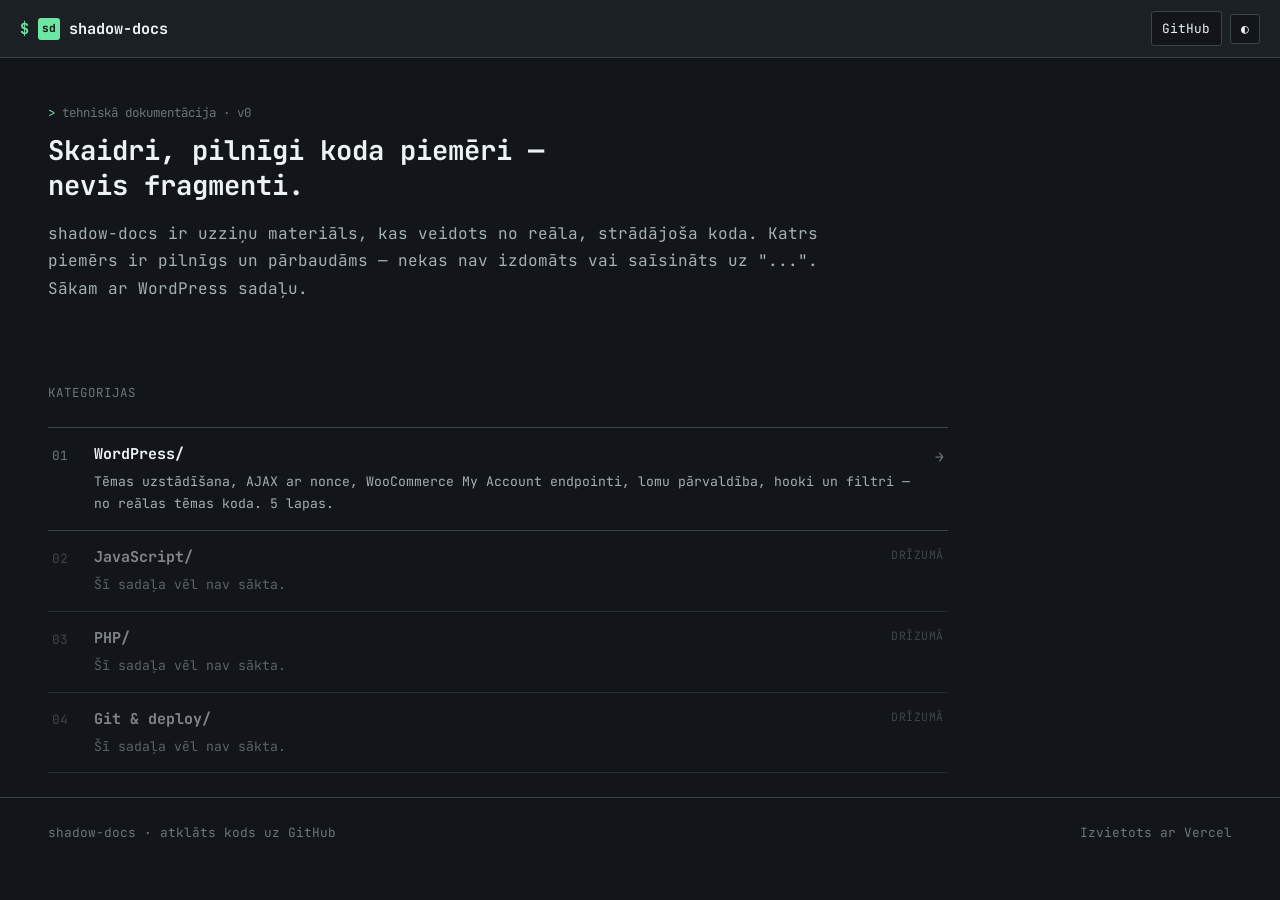
<file: index.html>
<!DOCTYPE html>
<html lang="lv">
<head>
<meta charset="UTF-8">
<meta name="viewport" content="width=device-width, initial-scale=1.0">
<title>shadow-docs — tehniskā dokumentācija</title>
<meta name="description" content="shadow-docs: praktiska tehniskā dokumentācija — WordPress, JavaScript, PHP un vairāk, ar pilnīgiem, palaižamiem koda piemēriem.">
<link rel="preconnect" href="https://fonts.googleapis.com">
<link rel="preconnect" href="https://fonts.gstatic.com" crossorigin>
<link href="https://fonts.googleapis.com/css2?family=JetBrains+Mono:wght@400;500;700&display=swap" rel="stylesheet">
<link rel="stylesheet" href="/css/style.css?v=4">
</head>
<body>

<header class="topbar">
  <div class="brand">
    <span class="brand-mark">sd</span>
    shadow-docs
  </div>
  <div class="topbar-actions">
    <a class="gh-link" href="https://github.com/LaikamSamanta/shadow-docs" target="_blank" rel="noopener">GitHub</a>
    <button class="theme-toggle" data-theme-toggle title="Pārslēgt gaišo/tumšo režīmu">◐</button>
  </div>
</header>

<section class="hero">
  <div class="hero-kicker">tehniskā dokumentācija · v0</div>
  <h1>Skaidri, pilnīgi koda piemēri — nevis fragmenti.</h1>
  <p class="lede">shadow-docs ir uzziņu materiāls, kas veidots no reāla, strādājoša koda. Katrs piemērs ir pilnīgs un pārbaudāms — nekas nav izdomāts vai saīsināts uz "...". Sākam ar WordPress sadaļu.</p>
</section>

<div class="section-title">Kategorijas</div>
<div class="dir-list" style="margin-left:3rem; margin-right:3rem; width:calc(100% - 6rem);">

  <a class="dir-row" href="/pages/wordpress/">
    <span class="dir-index">01</span>
    <span class="dir-body">
      <span class="dir-title">WordPress/</span>
      <span class="dir-desc">Tēmas uzstādīšana, AJAX ar nonce, WooCommerce My Account endpointi, lomu pārvaldība, hooki un filtri — no reālas tēmas koda. 5 lapas.</span>
    </span>
    <span class="dir-arrow">→</span>
  </a>

  <div class="dir-row is-disabled">
    <span class="dir-index">02</span>
    <span class="dir-body">
      <span class="dir-title">JavaScript/</span>
      <span class="dir-desc">Šī sadaļa vēl nav sākta.</span>
    </span>
    <span class="dir-soon">drīzumā</span>
  </div>

  <div class="dir-row is-disabled">
    <span class="dir-index">03</span>
    <span class="dir-body">
      <span class="dir-title">PHP/</span>
      <span class="dir-desc">Šī sadaļa vēl nav sākta.</span>
    </span>
    <span class="dir-soon">drīzumā</span>
  </div>

  <div class="dir-row is-disabled">
    <span class="dir-index">04</span>
    <span class="dir-body">
      <span class="dir-title">Git &amp; deploy/</span>
      <span class="dir-desc">Šī sadaļa vēl nav sākta.</span>
    </span>
    <span class="dir-soon">drīzumā</span>
  </div>

</div>

<footer class="site-footer">
  <span>shadow-docs · atklāts kods uz <a href="https://github.com/LaikamSamanta/shadow-docs" target="_blank" rel="noopener">GitHub</a></span>
  <span>Izvietots ar Vercel</span>
</footer>

<script src="/js/main.js?v=4"></script>
</body>
</html>
</file>
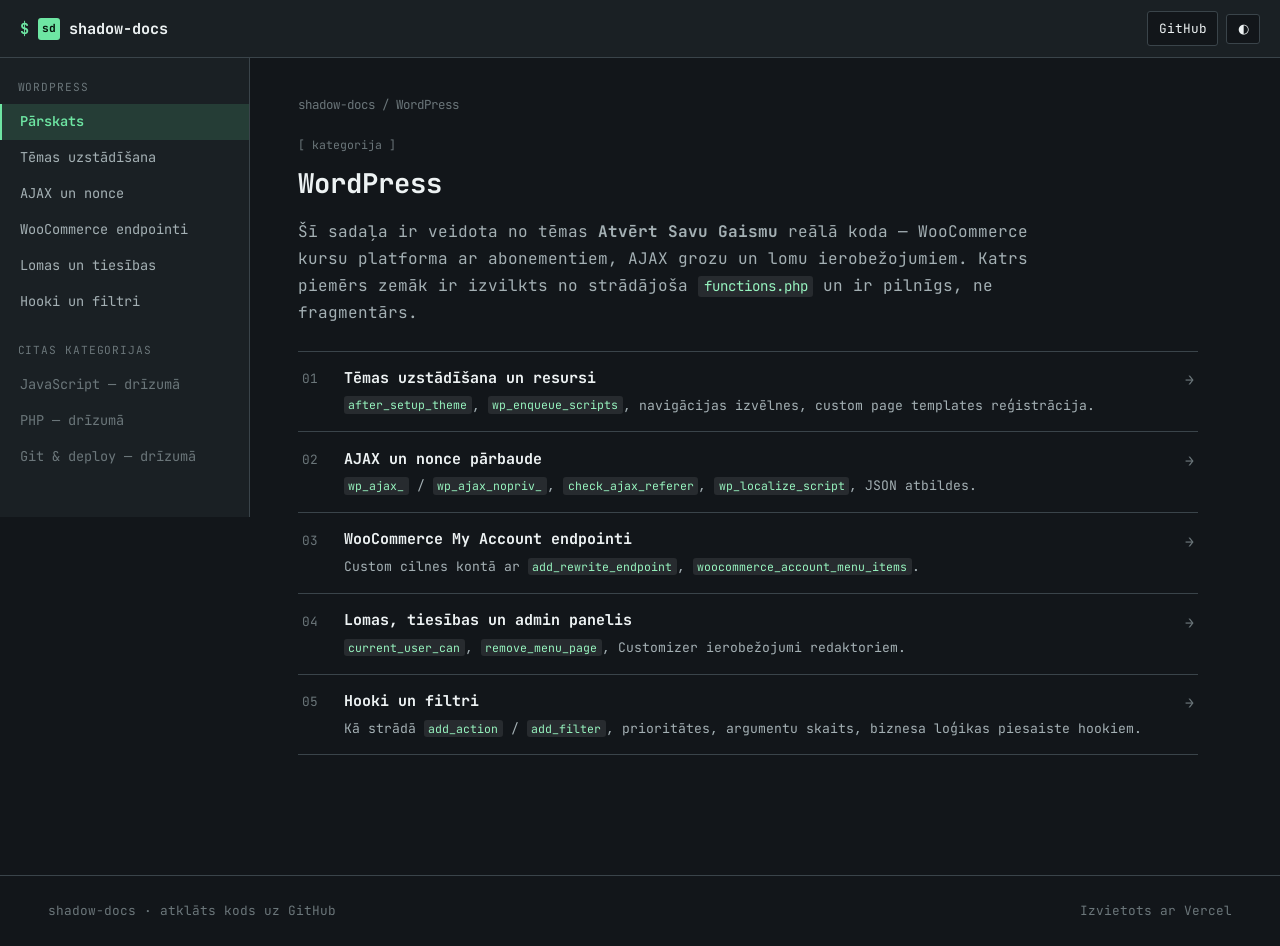
<file: pages/wordpress/index.html>
<!DOCTYPE html>
<html lang="lv">
<head>
<meta charset="UTF-8">
<meta name="viewport" content="width=device-width, initial-scale=1.0">
<title>WordPress — shadow-docs</title>
<meta name="description" content="WordPress tēmas uzstādīšana, AJAX, WooCommerce endpointi, lomas un hooki — pilnīgi koda piemēri no reālas tēmas.">
<link rel="preconnect" href="https://fonts.googleapis.com">
<link rel="preconnect" href="https://fonts.gstatic.com" crossorigin>
<link href="https://fonts.googleapis.com/css2?family=JetBrains+Mono:wght@400;500;700&display=swap" rel="stylesheet">
<link rel="stylesheet" href="/css/style.css?v=4">
</head>
<body>

<header class="topbar">
  <div class="brand">
    <button class="sidebar-toggle" data-sidebar-toggle aria-label="Izvēlne">☰</button>
    <a href="/" style="display:flex; align-items:center; gap:0.55rem;">
      <span class="brand-mark">sd</span>
      shadow-docs
    </a>
  </div>
  <div class="topbar-actions">
    <a class="gh-link" href="https://github.com/LaikamSamanta/shadow-docs" target="_blank" rel="noopener">GitHub</a>
    <button class="theme-toggle" data-theme-toggle title="Pārslēgt gaišo/tumšo režīmu">◐</button>
  </div>
</header>

<div class="layout">
  <aside class="sidebar">
    <div class="sidebar-group">
      <div class="sidebar-title">WordPress</div>
      <a class="sidebar-link active" href="/pages/wordpress/">Pārskats</a>
      <a class="sidebar-link" href="/pages/wordpress/tema-uzstadisana.html">Tēmas uzstādīšana</a>
      <a class="sidebar-link" href="/pages/wordpress/ajax-un-nonce.html">AJAX un nonce</a>
      <a class="sidebar-link" href="/pages/wordpress/woocommerce-endpoints.html">WooCommerce endpointi</a>
      <a class="sidebar-link" href="/pages/wordpress/lomas-un-tiesibas.html">Lomas un tiesības</a>
      <a class="sidebar-link" href="/pages/wordpress/hooks-un-filtri.html">Hooki un filtri</a>
    </div>
    <div class="sidebar-group">
      <div class="sidebar-title">Citas kategorijas</div>
      <span class="sidebar-link disabled">JavaScript — drīzumā</span>
      <span class="sidebar-link disabled">PHP — drīzumā</span>
      <span class="sidebar-link disabled">Git &amp; deploy — drīzumā</span>
    </div>
  </aside>

  <main class="content">
    <div class="crumbs"><a href="/">shadow-docs</a> / WordPress</div>
    <span class="tag">kategorija</span>
    <h1>WordPress</h1>
    <p class="lede">Šī sadaļa ir veidota no tēmas <strong>Atvērt Savu Gaismu</strong> reālā koda — WooCommerce kursu platforma ar abonementiem, AJAX grozu un lomu ierobežojumiem. Katrs piemērs zemāk ir izvilkts no strādājoša <code>functions.php</code> un ir pilnīgs, ne fragmentārs.</p>

    <div class="dir-list">
      <a class="dir-row" href="/pages/wordpress/tema-uzstadisana.html">
        <span class="dir-index">01</span>
        <span class="dir-body">
          <span class="dir-title">Tēmas uzstādīšana un resursi</span>
          <span class="dir-desc"><code>after_setup_theme</code>, <code>wp_enqueue_scripts</code>, navigācijas izvēlnes, custom page templates reģistrācija.</span>
        </span>
        <span class="dir-arrow">→</span>
      </a>
      <a class="dir-row" href="/pages/wordpress/ajax-un-nonce.html">
        <span class="dir-index">02</span>
        <span class="dir-body">
          <span class="dir-title">AJAX un nonce pārbaude</span>
          <span class="dir-desc"><code>wp_ajax_</code> / <code>wp_ajax_nopriv_</code>, <code>check_ajax_referer</code>, <code>wp_localize_script</code>, JSON atbildes.</span>
        </span>
        <span class="dir-arrow">→</span>
      </a>
      <a class="dir-row" href="/pages/wordpress/woocommerce-endpoints.html">
        <span class="dir-index">03</span>
        <span class="dir-body">
          <span class="dir-title">WooCommerce My Account endpointi</span>
          <span class="dir-desc">Custom cilnes kontā ar <code>add_rewrite_endpoint</code>, <code>woocommerce_account_menu_items</code>.</span>
        </span>
        <span class="dir-arrow">→</span>
      </a>
      <a class="dir-row" href="/pages/wordpress/lomas-un-tiesibas.html">
        <span class="dir-index">04</span>
        <span class="dir-body">
          <span class="dir-title">Lomas, tiesības un admin panelis</span>
          <span class="dir-desc"><code>current_user_can</code>, <code>remove_menu_page</code>, Customizer ierobežojumi redaktoriem.</span>
        </span>
        <span class="dir-arrow">→</span>
      </a>
      <a class="dir-row" href="/pages/wordpress/hooks-un-filtri.html">
        <span class="dir-index">05</span>
        <span class="dir-body">
          <span class="dir-title">Hooki un filtri</span>
          <span class="dir-desc">Kā strādā <code>add_action</code> / <code>add_filter</code>, prioritātes, argumentu skaits, biznesa loģikas piesaiste hookiem.</span>
        </span>
        <span class="dir-arrow">→</span>
      </a>
    </div>
  </main>
</div>

<footer class="site-footer">
  <span>shadow-docs · atklāts kods uz <a href="https://github.com/LaikamSamanta/shadow-docs" target="_blank" rel="noopener">GitHub</a></span>
  <span>Izvietots ar Vercel</span>
</footer>

<script src="/js/main.js?v=4"></script>
</body>
</html>
</file>
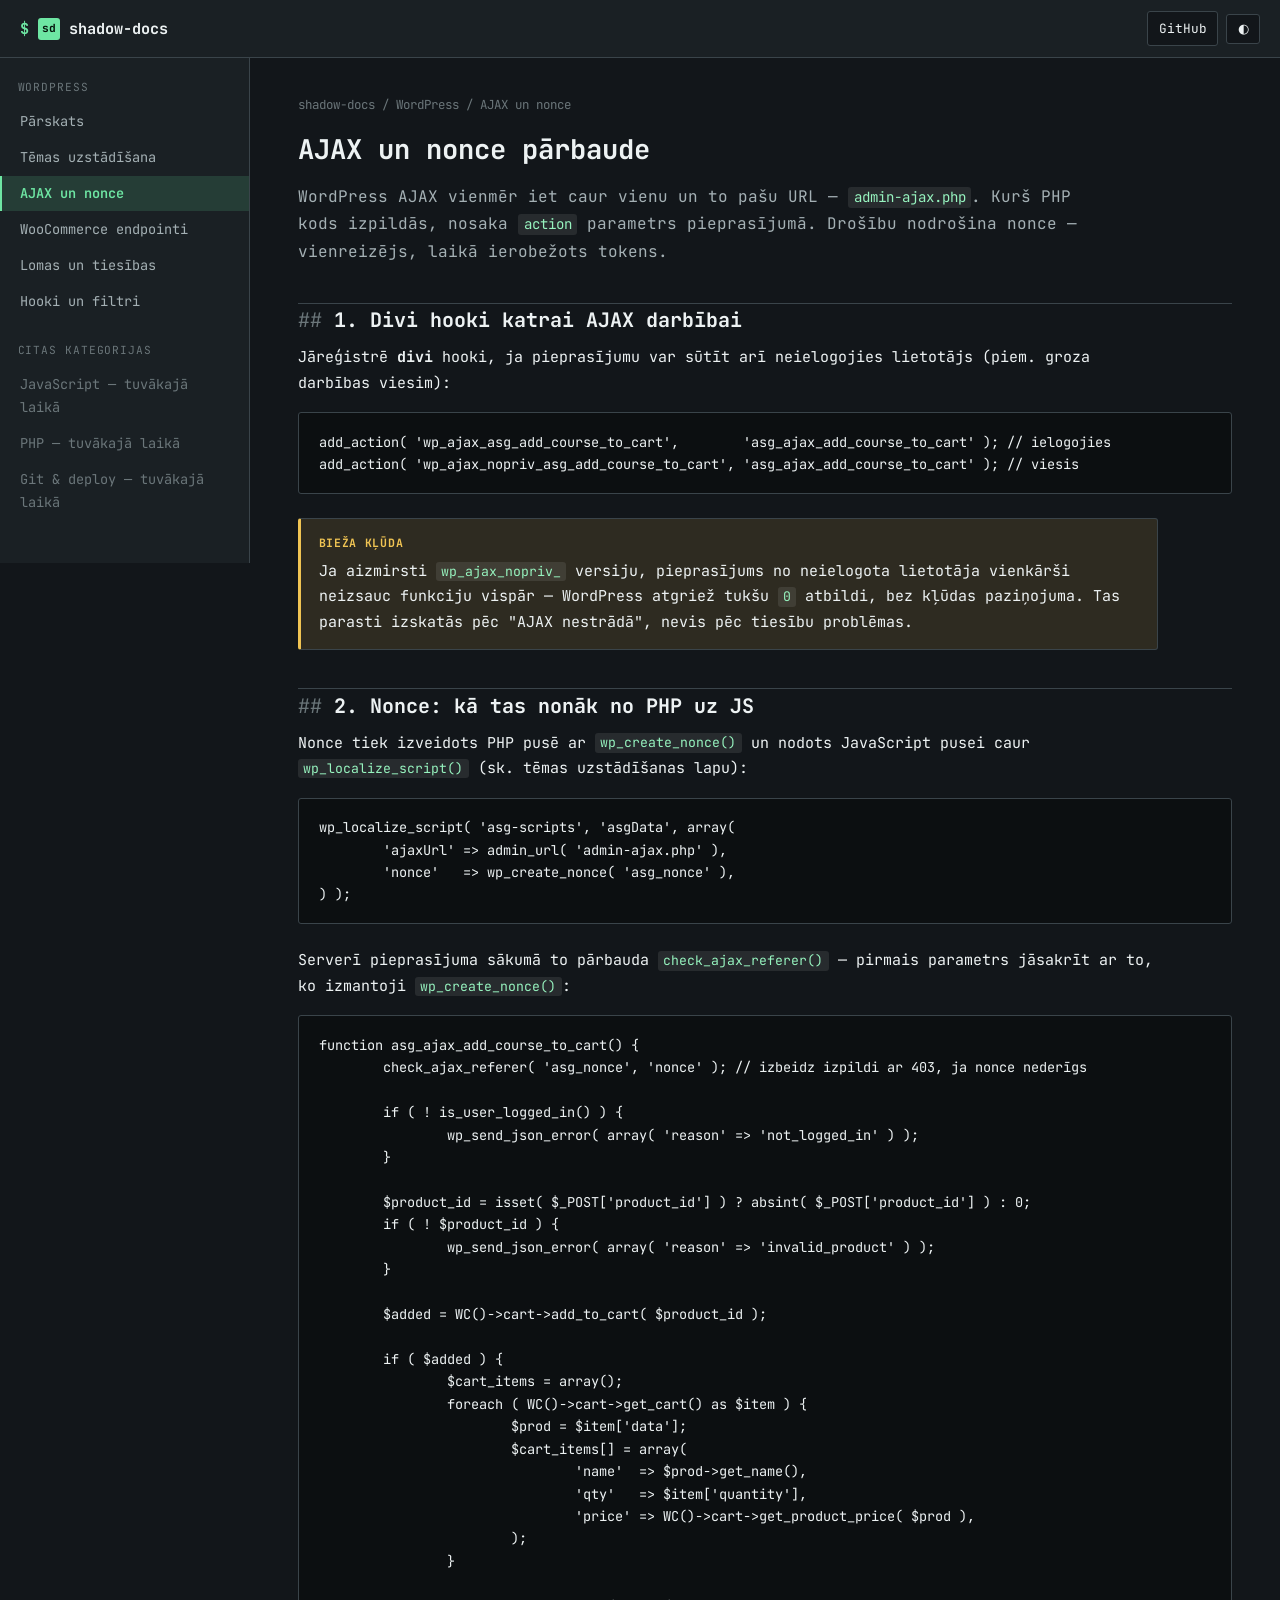
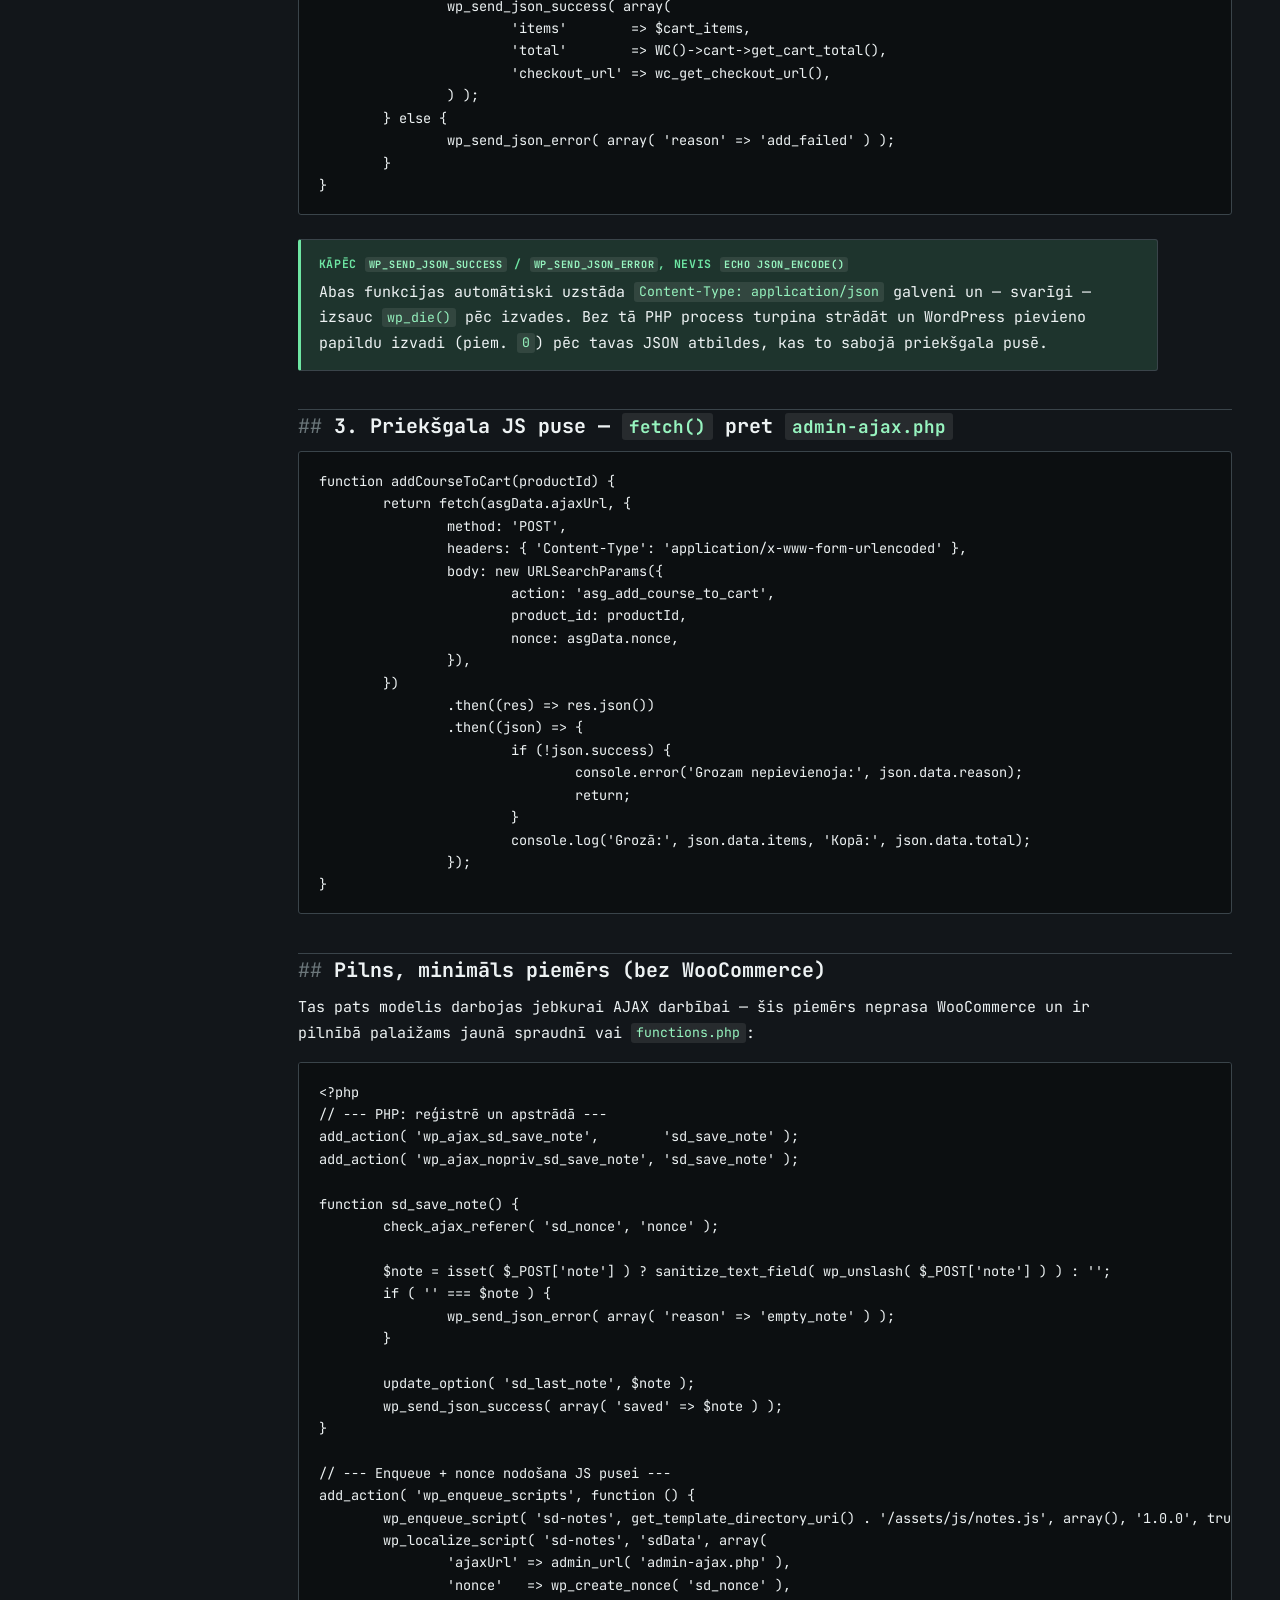
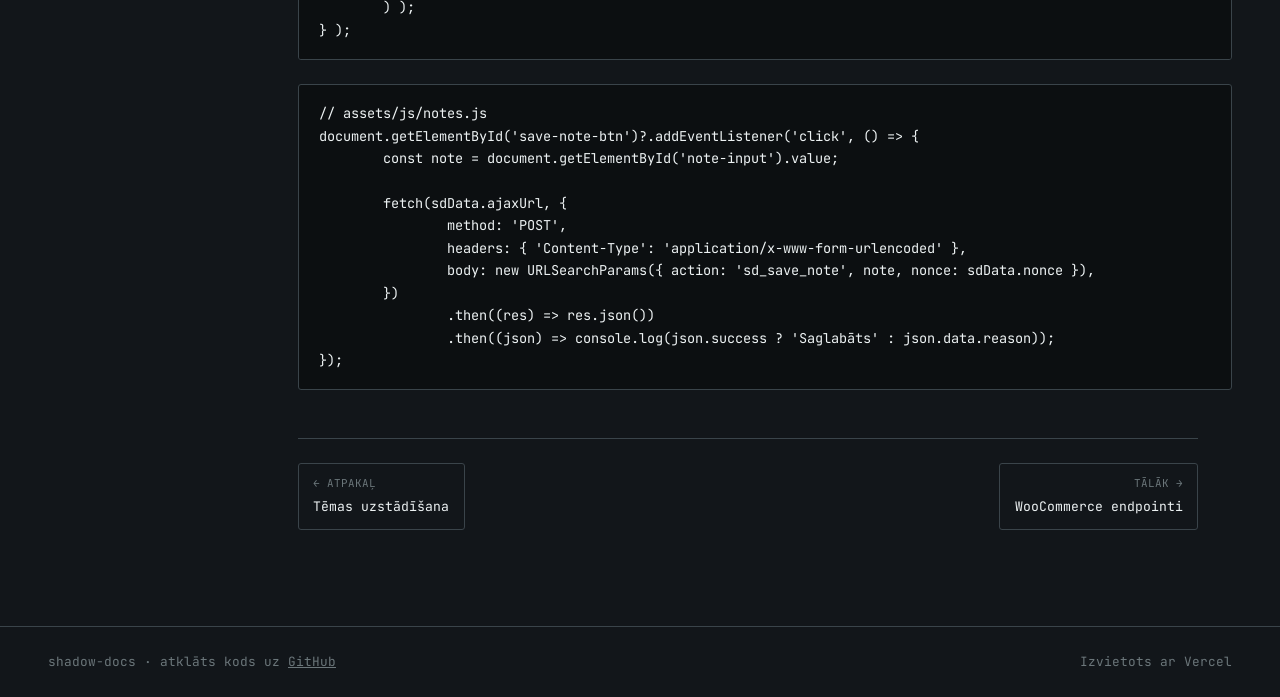
<file: pages/wordpress/ajax-un-nonce.html>
<!DOCTYPE html>
<html lang="lv">
<head>
<meta charset="UTF-8">
<meta name="viewport" content="width=device-width, initial-scale=1.0">
<title>AJAX un nonce pārbaude — WordPress — shadow-docs</title>
<meta name="description" content="wp_ajax_, wp_ajax_nopriv_, check_ajax_referer un wp_send_json_success — pilnīgs PHP + JS piemērs no WooCommerce groza AJAX.">
<link rel="preconnect" href="https://fonts.googleapis.com">
<link rel="preconnect" href="https://fonts.gstatic.com" crossorigin>
<link href="https://fonts.googleapis.com/css2?family=JetBrains+Mono:wght@400;500;700&display=swap" rel="stylesheet">
<link rel="stylesheet" href="/css/style.css?v=4">
</head>
<body>

<header class="topbar">
  <div class="brand">
    <button class="sidebar-toggle" data-sidebar-toggle aria-label="Izvēlne">☰</button>
    <a href="/" style="display:flex; align-items:center; gap:0.6rem;">
      <span class="brand-mark">sd</span>
      shadow-docs
    </a>
  </div>
  <div class="topbar-actions">
    <a class="gh-link" href="https://github.com/LaikamSamanta/shadow-docs" target="_blank" rel="noopener">GitHub</a>
    <button class="theme-toggle" data-theme-toggle title="Pārslēgt tumšo/gaišo režīmu">◐</button>
  </div>
</header>

<div class="layout">
  <aside class="sidebar">
    <div class="sidebar-group">
      <div class="sidebar-title">WordPress</div>
      <a class="sidebar-link" href="/pages/wordpress/">Pārskats</a>
      <a class="sidebar-link" href="/pages/wordpress/tema-uzstadisana.html">Tēmas uzstādīšana</a>
      <a class="sidebar-link active" href="/pages/wordpress/ajax-un-nonce.html">AJAX un nonce</a>
      <a class="sidebar-link" href="/pages/wordpress/woocommerce-endpoints.html">WooCommerce endpointi</a>
      <a class="sidebar-link" href="/pages/wordpress/lomas-un-tiesibas.html">Lomas un tiesības</a>
      <a class="sidebar-link" href="/pages/wordpress/hooks-un-filtri.html">Hooki un filtri</a>
    </div>
    <div class="sidebar-group">
      <div class="sidebar-title">Citas kategorijas</div>
      <span class="sidebar-link disabled">JavaScript — tuvākajā laikā</span>
      <span class="sidebar-link disabled">PHP — tuvākajā laikā</span>
      <span class="sidebar-link disabled">Git &amp; deploy — tuvākajā laikā</span>
    </div>
  </aside>

  <main class="content">
    <div class="crumbs"><a href="/">shadow-docs</a> / <a href="/pages/wordpress/">WordPress</a> / AJAX un nonce</div>
    <h1>AJAX un nonce pārbaude</h1>
    <p class="lede">WordPress AJAX vienmēr iet caur vienu un to pašu URL — <code>admin-ajax.php</code>. Kurš PHP kods izpildās, nosaka <code>action</code> parametrs pieprasījumā. Drošību nodrošina nonce — vienreizējs, laikā ierobežots tokens.</p>

    <h2>1. Divi hooki katrai AJAX darbībai</h2>
    <p>Jāreģistrē <strong>divi</strong> hooki, ja pieprasījumu var sūtīt arī neielogojies lietotājs (piem. groza darbības viesim):</p>

    <pre><code>add_action( 'wp_ajax_asg_add_course_to_cart',        'asg_ajax_add_course_to_cart' ); // ielogojies
add_action( 'wp_ajax_nopriv_asg_add_course_to_cart', 'asg_ajax_add_course_to_cart' ); // viesis</code></pre>

    <div class="callout warn">
      <div class="callout-title">Bieža kļūda</div>
      Ja aizmirsti <code>wp_ajax_nopriv_</code> versiju, pieprasījums no neielogota lietotāja vienkārši neizsauc funkciju vispār — WordPress atgriež tukšu <code>0</code> atbildi, bez kļūdas paziņojuma. Tas parasti izskatās pēc "AJAX nestrādā", nevis pēc tiesību problēmas.
    </div>

    <h2>2. Nonce: kā tas nonāk no PHP uz JS</h2>
    <p>Nonce tiek izveidots PHP pusē ar <code>wp_create_nonce()</code> un nodots JavaScript pusei caur <code>wp_localize_script()</code> (sk. <a href="/pages/wordpress/tema-uzstadisana.html">tēmas uzstādīšanas lapu</a>):</p>

    <pre><code>wp_localize_script( 'asg-scripts', 'asgData', array(
	'ajaxUrl' => admin_url( 'admin-ajax.php' ),
	'nonce'   => wp_create_nonce( 'asg_nonce' ),
) );</code></pre>

    <p>Serverī pieprasījuma sākumā to pārbauda <code>check_ajax_referer()</code> — pirmais parametrs jāsakrīt ar to, ko izmantoji <code>wp_create_nonce()</code>:</p>

    <pre><code>function asg_ajax_add_course_to_cart() {
	check_ajax_referer( 'asg_nonce', 'nonce' ); // izbeidz izpildi ar 403, ja nonce nederīgs

	if ( ! is_user_logged_in() ) {
		wp_send_json_error( array( 'reason' => 'not_logged_in' ) );
	}

	$product_id = isset( $_POST['product_id'] ) ? absint( $_POST['product_id'] ) : 0;
	if ( ! $product_id ) {
		wp_send_json_error( array( 'reason' => 'invalid_product' ) );
	}

	$added = WC()->cart->add_to_cart( $product_id );

	if ( $added ) {
		$cart_items = array();
		foreach ( WC()->cart->get_cart() as $item ) {
			$prod = $item['data'];
			$cart_items[] = array(
				'name'  => $prod->get_name(),
				'qty'   => $item['quantity'],
				'price' => WC()->cart->get_product_price( $prod ),
			);
		}

		wp_send_json_success( array(
			'items'        => $cart_items,
			'total'        => WC()->cart->get_cart_total(),
			'checkout_url' => wc_get_checkout_url(),
		) );
	} else {
		wp_send_json_error( array( 'reason' => 'add_failed' ) );
	}
}</code></pre>

    <div class="callout tip">
      <div class="callout-title">Kāpēc <code>wp_send_json_success</code> / <code>wp_send_json_error</code>, nevis <code>echo json_encode()</code></div>
      Abas funkcijas automātiski uzstāda <code>Content-Type: application/json</code> galveni un — svarīgi — izsauc <code>wp_die()</code> pēc izvades. Bez tā PHP process turpina strādāt un WordPress pievieno papildu izvadi (piem. <code>0</code>) pēc tavas JSON atbildes, kas to sabojā priekšgala pusē.
    </div>

    <h2>3. Priekšgala JS puse — <code>fetch()</code> pret <code>admin-ajax.php</code></h2>
    <pre><code>function addCourseToCart(productId) {
	return fetch(asgData.ajaxUrl, {
		method: 'POST',
		headers: { 'Content-Type': 'application/x-www-form-urlencoded' },
		body: new URLSearchParams({
			action: 'asg_add_course_to_cart',
			product_id: productId,
			nonce: asgData.nonce,
		}),
	})
		.then((res) => res.json())
		.then((json) => {
			if (!json.success) {
				console.error('Grozam nepievienoja:', json.data.reason);
				return;
			}
			console.log('Grozā:', json.data.items, 'Kopā:', json.data.total);
		});
}</code></pre>

    <h2>Pilns, minimāls piemērs (bez WooCommerce)</h2>
    <p>Tas pats modelis darbojas jebkurai AJAX darbībai — šis piemērs neprasa WooCommerce un ir pilnībā palaižams jaunā spraudnī vai <code>functions.php</code>:</p>

    <pre><code>&lt;?php
// --- PHP: reģistrē un apstrādā ---
add_action( 'wp_ajax_sd_save_note',        'sd_save_note' );
add_action( 'wp_ajax_nopriv_sd_save_note', 'sd_save_note' );

function sd_save_note() {
	check_ajax_referer( 'sd_nonce', 'nonce' );

	$note = isset( $_POST['note'] ) ? sanitize_text_field( wp_unslash( $_POST['note'] ) ) : '';
	if ( '' === $note ) {
		wp_send_json_error( array( 'reason' => 'empty_note' ) );
	}

	update_option( 'sd_last_note', $note );
	wp_send_json_success( array( 'saved' => $note ) );
}

// --- Enqueue + nonce nodošana JS pusei ---
add_action( 'wp_enqueue_scripts', function () {
	wp_enqueue_script( 'sd-notes', get_template_directory_uri() . '/assets/js/notes.js', array(), '1.0.0', true );
	wp_localize_script( 'sd-notes', 'sdData', array(
		'ajaxUrl' => admin_url( 'admin-ajax.php' ),
		'nonce'   => wp_create_nonce( 'sd_nonce' ),
	) );
} );</code></pre>

    <pre><code>// assets/js/notes.js
document.getElementById('save-note-btn')?.addEventListener('click', () => {
	const note = document.getElementById('note-input').value;

	fetch(sdData.ajaxUrl, {
		method: 'POST',
		headers: { 'Content-Type': 'application/x-www-form-urlencoded' },
		body: new URLSearchParams({ action: 'sd_save_note', note, nonce: sdData.nonce }),
	})
		.then((res) => res.json())
		.then((json) => console.log(json.success ? 'Saglabāts' : json.data.reason));
});</code></pre>

    <div class="page-nav">
      <a href="/pages/wordpress/tema-uzstadisana.html"><span class="dir">← Atpakaļ</span>Tēmas uzstādīšana</a>
      <a href="/pages/wordpress/woocommerce-endpoints.html" style="text-align:right;"><span class="dir">Tālāk →</span>WooCommerce endpointi</a>
    </div>
  </main>
</div>

<footer class="site-footer">
  <span>shadow-docs · atklāts kods uz <a href="https://github.com/LaikamSamanta/shadow-docs" target="_blank" rel="noopener" style="text-decoration:underline;">GitHub</a></span>
  <span>Izvietots ar Vercel</span>
</footer>

<script src="/js/main.js?v=4"></script>
</body>
</html>
</file>
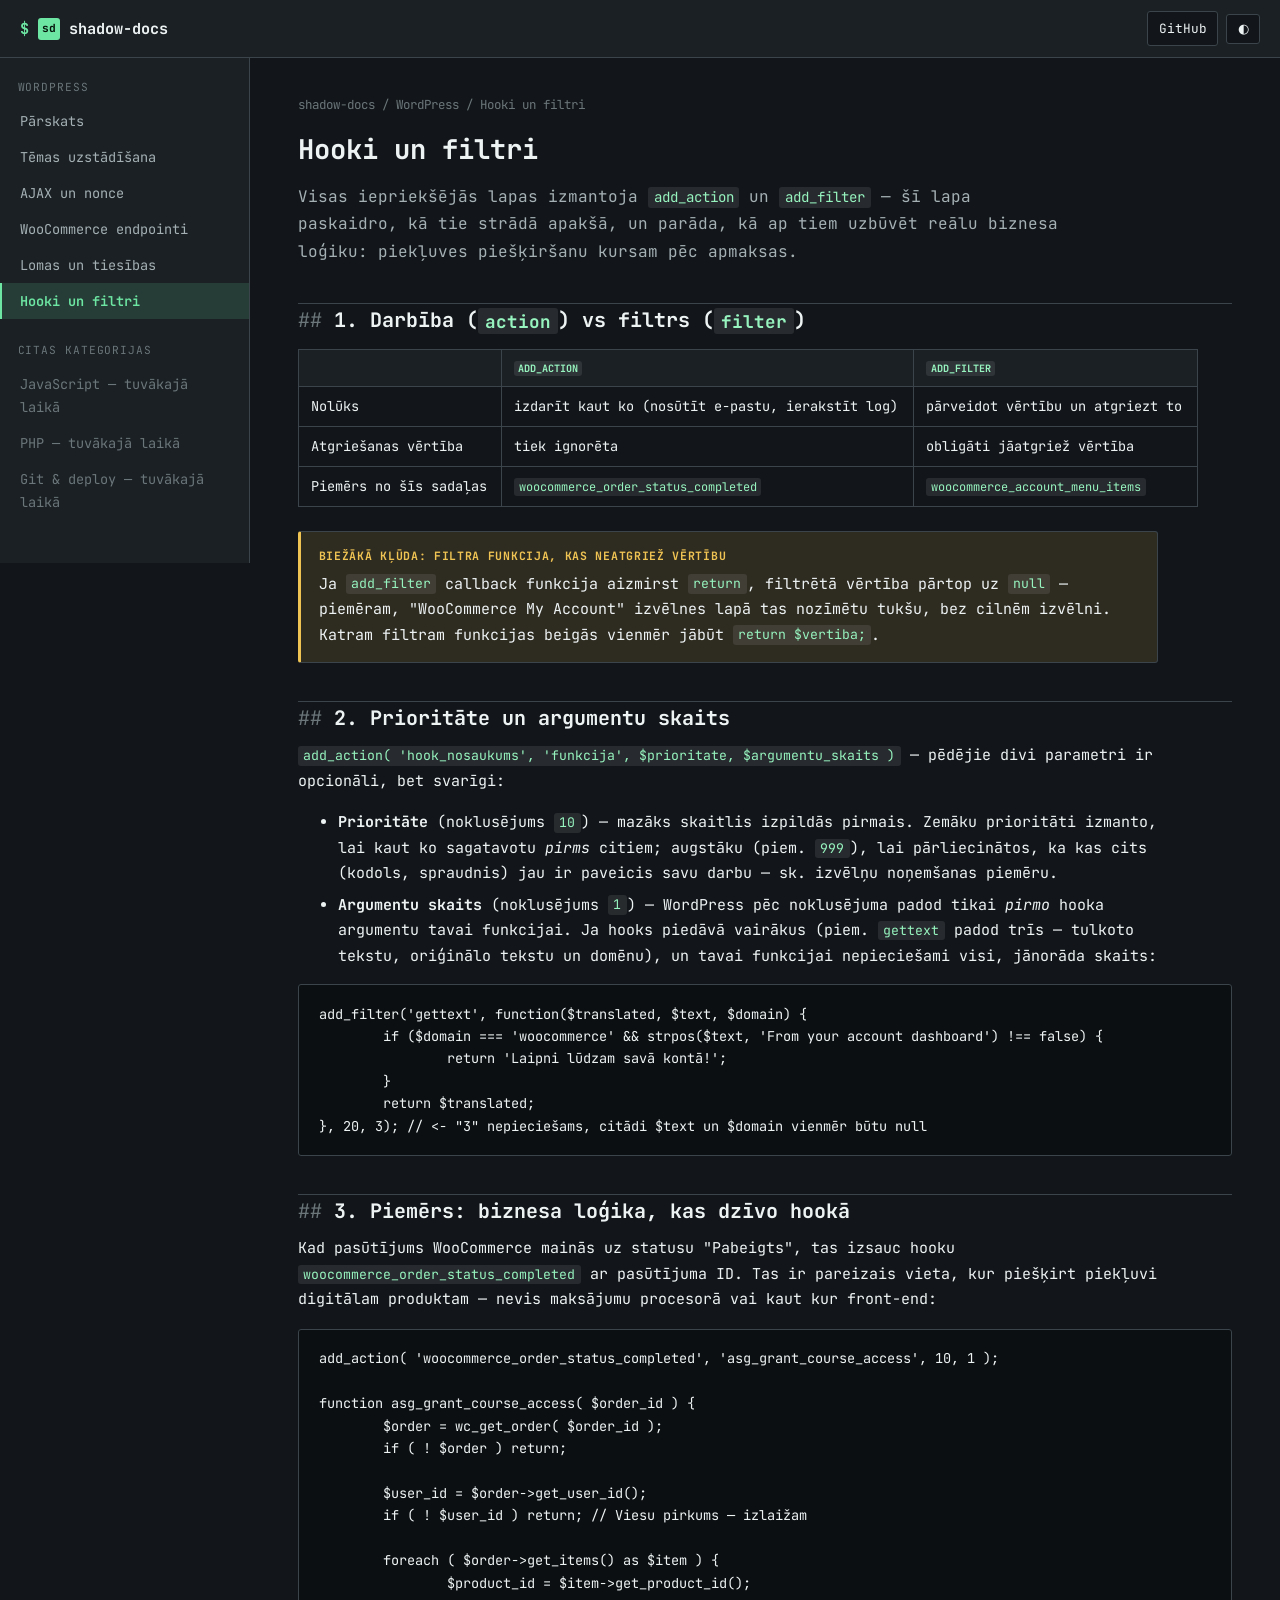
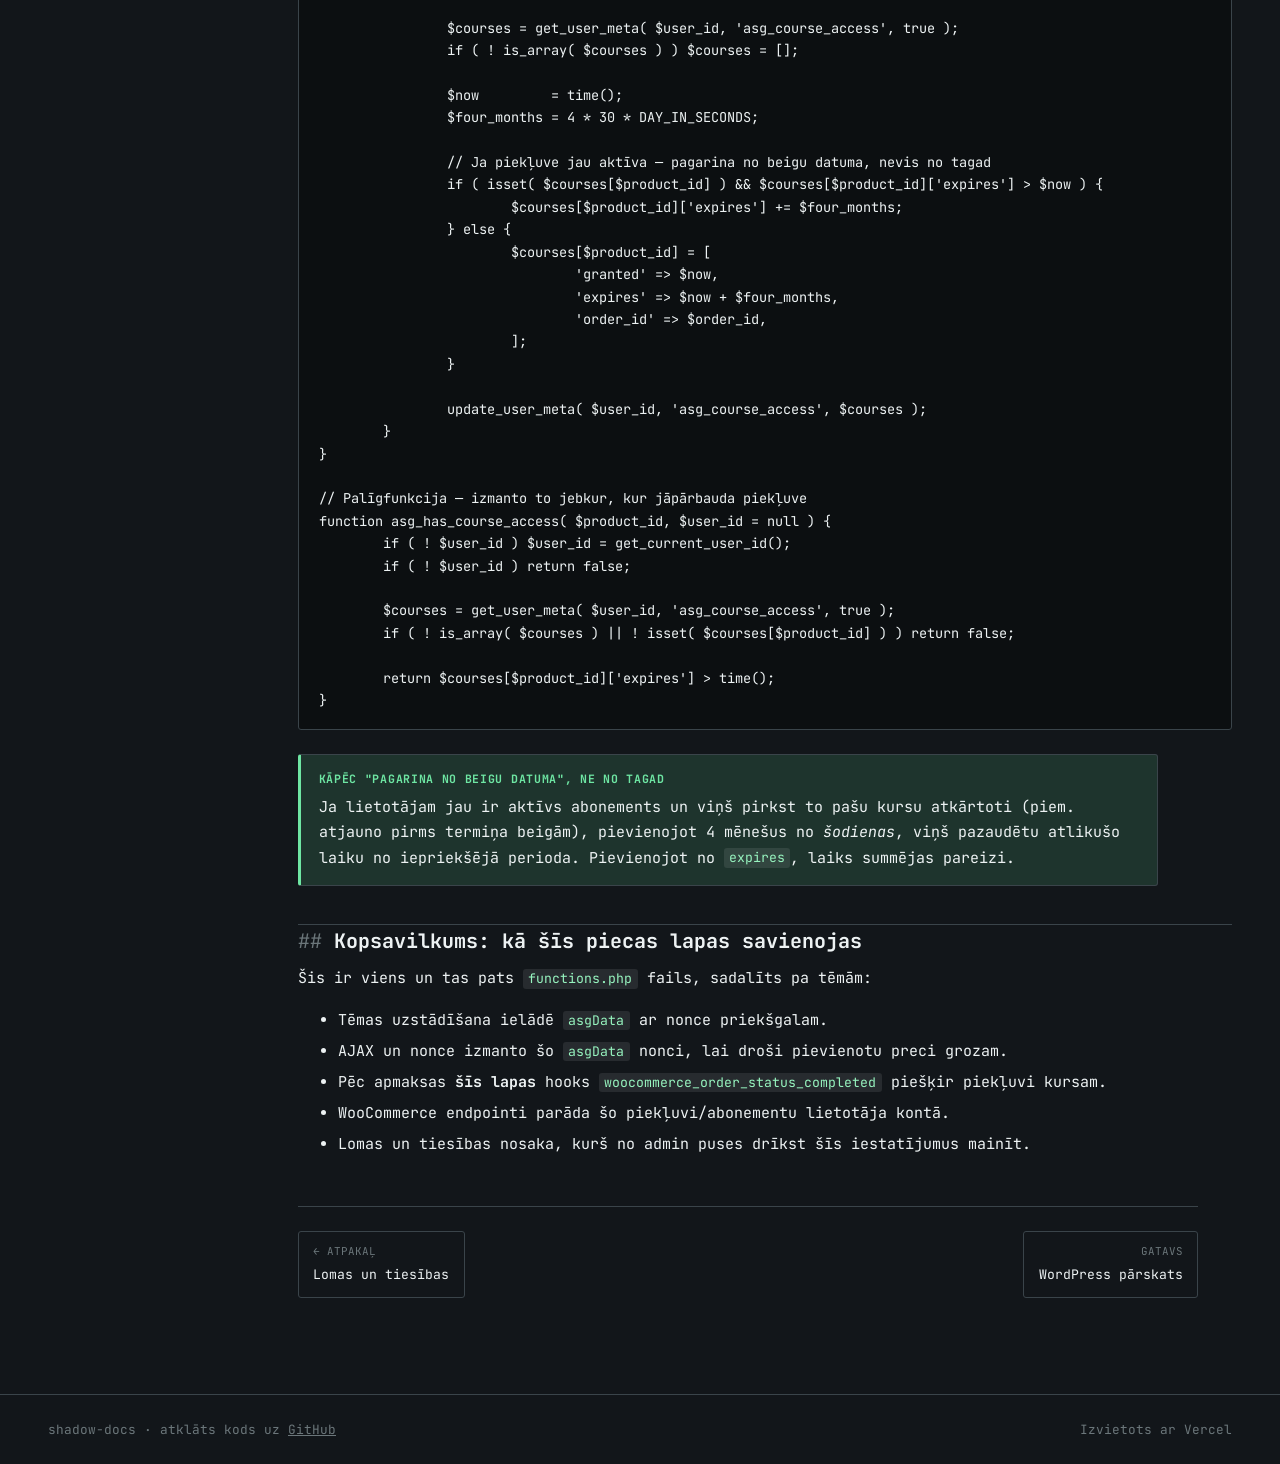
<file: pages/wordpress/hooks-un-filtri.html>
<!DOCTYPE html>
<html lang="lv">
<head>
<meta charset="UTF-8">
<meta name="viewport" content="width=device-width, initial-scale=1.0">
<title>Hooki un filtri — WordPress — shadow-docs</title>
<meta name="description" content="add_action vs add_filter, prioritātes, argumentu skaits un biznesa loģikas piesaiste WooCommerce statusu hookiem. Pilnīgs koda piemērs.">
<link rel="preconnect" href="https://fonts.googleapis.com">
<link rel="preconnect" href="https://fonts.gstatic.com" crossorigin>
<link href="https://fonts.googleapis.com/css2?family=JetBrains+Mono:wght@400;500;700&display=swap" rel="stylesheet">
<link rel="stylesheet" href="/css/style.css?v=4">
</head>
<body>

<header class="topbar">
  <div class="brand">
    <button class="sidebar-toggle" data-sidebar-toggle aria-label="Izvēlne">☰</button>
    <a href="/" style="display:flex; align-items:center; gap:0.6rem;">
      <span class="brand-mark">sd</span>
      shadow-docs
    </a>
  </div>
  <div class="topbar-actions">
    <a class="gh-link" href="https://github.com/LaikamSamanta/shadow-docs" target="_blank" rel="noopener">GitHub</a>
    <button class="theme-toggle" data-theme-toggle title="Pārslēgt tumšo/gaišo režīmu">◐</button>
  </div>
</header>

<div class="layout">
  <aside class="sidebar">
    <div class="sidebar-group">
      <div class="sidebar-title">WordPress</div>
      <a class="sidebar-link" href="/pages/wordpress/">Pārskats</a>
      <a class="sidebar-link" href="/pages/wordpress/tema-uzstadisana.html">Tēmas uzstādīšana</a>
      <a class="sidebar-link" href="/pages/wordpress/ajax-un-nonce.html">AJAX un nonce</a>
      <a class="sidebar-link" href="/pages/wordpress/woocommerce-endpoints.html">WooCommerce endpointi</a>
      <a class="sidebar-link" href="/pages/wordpress/lomas-un-tiesibas.html">Lomas un tiesības</a>
      <a class="sidebar-link active" href="/pages/wordpress/hooks-un-filtri.html">Hooki un filtri</a>
    </div>
    <div class="sidebar-group">
      <div class="sidebar-title">Citas kategorijas</div>
      <span class="sidebar-link disabled">JavaScript — tuvākajā laikā</span>
      <span class="sidebar-link disabled">PHP — tuvākajā laikā</span>
      <span class="sidebar-link disabled">Git &amp; deploy — tuvākajā laikā</span>
    </div>
  </aside>

  <main class="content">
    <div class="crumbs"><a href="/">shadow-docs</a> / <a href="/pages/wordpress/">WordPress</a> / Hooki un filtri</div>
    <h1>Hooki un filtri</h1>
    <p class="lede">Visas iepriekšējās lapas izmantoja <code>add_action</code> un <code>add_filter</code> — šī lapa paskaidro, kā tie strādā apakšā, un parāda, kā ap tiem uzbūvēt reālu biznesa loģiku: piekļuves piešķiršanu kursam pēc apmaksas.</p>

    <h2>1. Darbība (<code>action</code>) vs filtrs (<code>filter</code>)</h2>
    <table>
      <thead><tr><th></th><th><code>add_action</code></th><th><code>add_filter</code></th></tr></thead>
      <tbody>
        <tr><td>Nolūks</td><td>izdarīt kaut ko (nosūtīt e-pastu, ierakstīt log)</td><td>pārveidot vērtību un atgriezt to</td></tr>
        <tr><td>Atgriešanas vērtība</td><td>tiek ignorēta</td><td>obligāti jāatgriež vērtība</td></tr>
        <tr><td>Piemērs no šīs sadaļas</td><td><code>woocommerce_order_status_completed</code></td><td><code>woocommerce_account_menu_items</code></td></tr>
      </tbody>
    </table>

    <div class="callout warn">
      <div class="callout-title">Biežākā kļūda: filtra funkcija, kas neatgriež vērtību</div>
      Ja <code>add_filter</code> callback funkcija aizmirst <code>return</code>, filtrētā vērtība pārtop uz <code>null</code> — piemēram, "WooCommerce My Account" izvēlnes lapā tas nozīmētu tukšu, bez cilnēm izvēlni. Katram filtram funkcijas beigās vienmēr jābūt <code>return $vertiba;</code>.
    </div>

    <h2>2. Prioritāte un argumentu skaits</h2>
    <p><code>add_action( 'hook_nosaukums', 'funkcija', $prioritate, $argumentu_skaits )</code> — pēdējie divi parametri ir opcionāli, bet svarīgi:</p>
    <ul>
      <li><strong>Prioritāte</strong> (noklusējums <code>10</code>) — mazāks skaitlis izpildās pirmais. Zemāku prioritāti izmanto, lai kaut ko sagatavotu <em>pirms</em> citiem; augstāku (piem. <code>999</code>), lai pārliecinātos, ka kas cits (kodols, spraudnis) jau ir paveicis savu darbu — sk. <a href="/pages/wordpress/lomas-un-tiesibas.html">izvēlņu noņemšanas piemēru</a>.</li>
      <li><strong>Argumentu skaits</strong> (noklusējums <code>1</code>) — WordPress pēc noklusējuma padod tikai <em>pirmo</em> hooka argumentu tavai funkcijai. Ja hooks piedāvā vairākus (piem. <code>gettext</code> padod trīs — tulkoto tekstu, oriģinālo tekstu un domēnu), un tavai funkcijai nepieciešami visi, jānorāda skaits:</li>
    </ul>

    <pre><code>add_filter('gettext', function($translated, $text, $domain) {
	if ($domain === 'woocommerce' && strpos($text, 'From your account dashboard') !== false) {
		return 'Laipni lūdzam savā kontā!';
	}
	return $translated;
}, 20, 3); // <- "3" nepieciešams, citādi $text un $domain vienmēr būtu null</code></pre>

    <h2>3. Piemērs: biznesa loģika, kas dzīvo hookā</h2>
    <p>Kad pasūtījums WooCommerce mainās uz statusu "Pabeigts", tas izsauc hooku <code>woocommerce_order_status_completed</code> ar pasūtījuma ID. Tas ir pareizais vieta, kur piešķirt piekļuvi digitālam produktam — nevis maksājumu procesorā vai kaut kur front-end:</p>

    <pre><code>add_action( 'woocommerce_order_status_completed', 'asg_grant_course_access', 10, 1 );

function asg_grant_course_access( $order_id ) {
	$order = wc_get_order( $order_id );
	if ( ! $order ) return;

	$user_id = $order->get_user_id();
	if ( ! $user_id ) return; // Viesu pirkums — izlaižam

	foreach ( $order->get_items() as $item ) {
		$product_id = $item->get_product_id();

		$courses = get_user_meta( $user_id, 'asg_course_access', true );
		if ( ! is_array( $courses ) ) $courses = [];

		$now         = time();
		$four_months = 4 * 30 * DAY_IN_SECONDS;

		// Ja piekļuve jau aktīva — pagarina no beigu datuma, nevis no tagad
		if ( isset( $courses[$product_id] ) && $courses[$product_id]['expires'] > $now ) {
			$courses[$product_id]['expires'] += $four_months;
		} else {
			$courses[$product_id] = [
				'granted' => $now,
				'expires' => $now + $four_months,
				'order_id' => $order_id,
			];
		}

		update_user_meta( $user_id, 'asg_course_access', $courses );
	}
}

// Palīgfunkcija — izmanto to jebkur, kur jāpārbauda piekļuve
function asg_has_course_access( $product_id, $user_id = null ) {
	if ( ! $user_id ) $user_id = get_current_user_id();
	if ( ! $user_id ) return false;

	$courses = get_user_meta( $user_id, 'asg_course_access', true );
	if ( ! is_array( $courses ) || ! isset( $courses[$product_id] ) ) return false;

	return $courses[$product_id]['expires'] > time();
}</code></pre>

    <div class="callout tip">
      <div class="callout-title">Kāpēc "pagarina no beigu datuma", ne no tagad</div>
      Ja lietotājam jau ir aktīvs abonements un viņš pirkst to pašu kursu atkārtoti (piem. atjauno pirms termiņa beigām), pievienojot 4 mēnešus no <em>šodienas</em>, viņš pazaudētu atlikušo laiku no iepriekšējā perioda. Pievienojot no <code>expires</code>, laiks summējas pareizi.
    </div>

    <h2>Kopsavilkums: kā šīs piecas lapas savienojas</h2>
    <p>Šis ir viens un tas pats <code>functions.php</code> fails, sadalīts pa tēmām:</p>
    <ul>
      <li><a href="/pages/wordpress/tema-uzstadisana.html">Tēmas uzstādīšana</a> ielādē <code>asgData</code> ar nonce priekšgalam.</li>
      <li><a href="/pages/wordpress/ajax-un-nonce.html">AJAX un nonce</a> izmanto šo <code>asgData</code> nonci, lai droši pievienotu preci grozam.</li>
      <li>Pēc apmaksas <strong>šīs lapas</strong> hooks <code>woocommerce_order_status_completed</code> piešķir piekļuvi kursam.</li>
      <li><a href="/pages/wordpress/woocommerce-endpoints.html">WooCommerce endpointi</a> parāda šo piekļuvi/abonementu lietotāja kontā.</li>
      <li><a href="/pages/wordpress/lomas-un-tiesibas.html">Lomas un tiesības</a> nosaka, kurš no admin puses drīkst šīs iestatījumus mainīt.</li>
    </ul>

    <div class="page-nav">
      <a href="/pages/wordpress/lomas-un-tiesibas.html"><span class="dir">← Atpakaļ</span>Lomas un tiesības</a>
      <a href="/pages/wordpress/" style="text-align:right;"><span class="dir">Gatavs</span>WordPress pārskats</a>
    </div>
  </main>
</div>

<footer class="site-footer">
  <span>shadow-docs · atklāts kods uz <a href="https://github.com/LaikamSamanta/shadow-docs" target="_blank" rel="noopener" style="text-decoration:underline;">GitHub</a></span>
  <span>Izvietots ar Vercel</span>
</footer>

<script src="/js/main.js?v=4"></script>
</body>
</html>
</file>
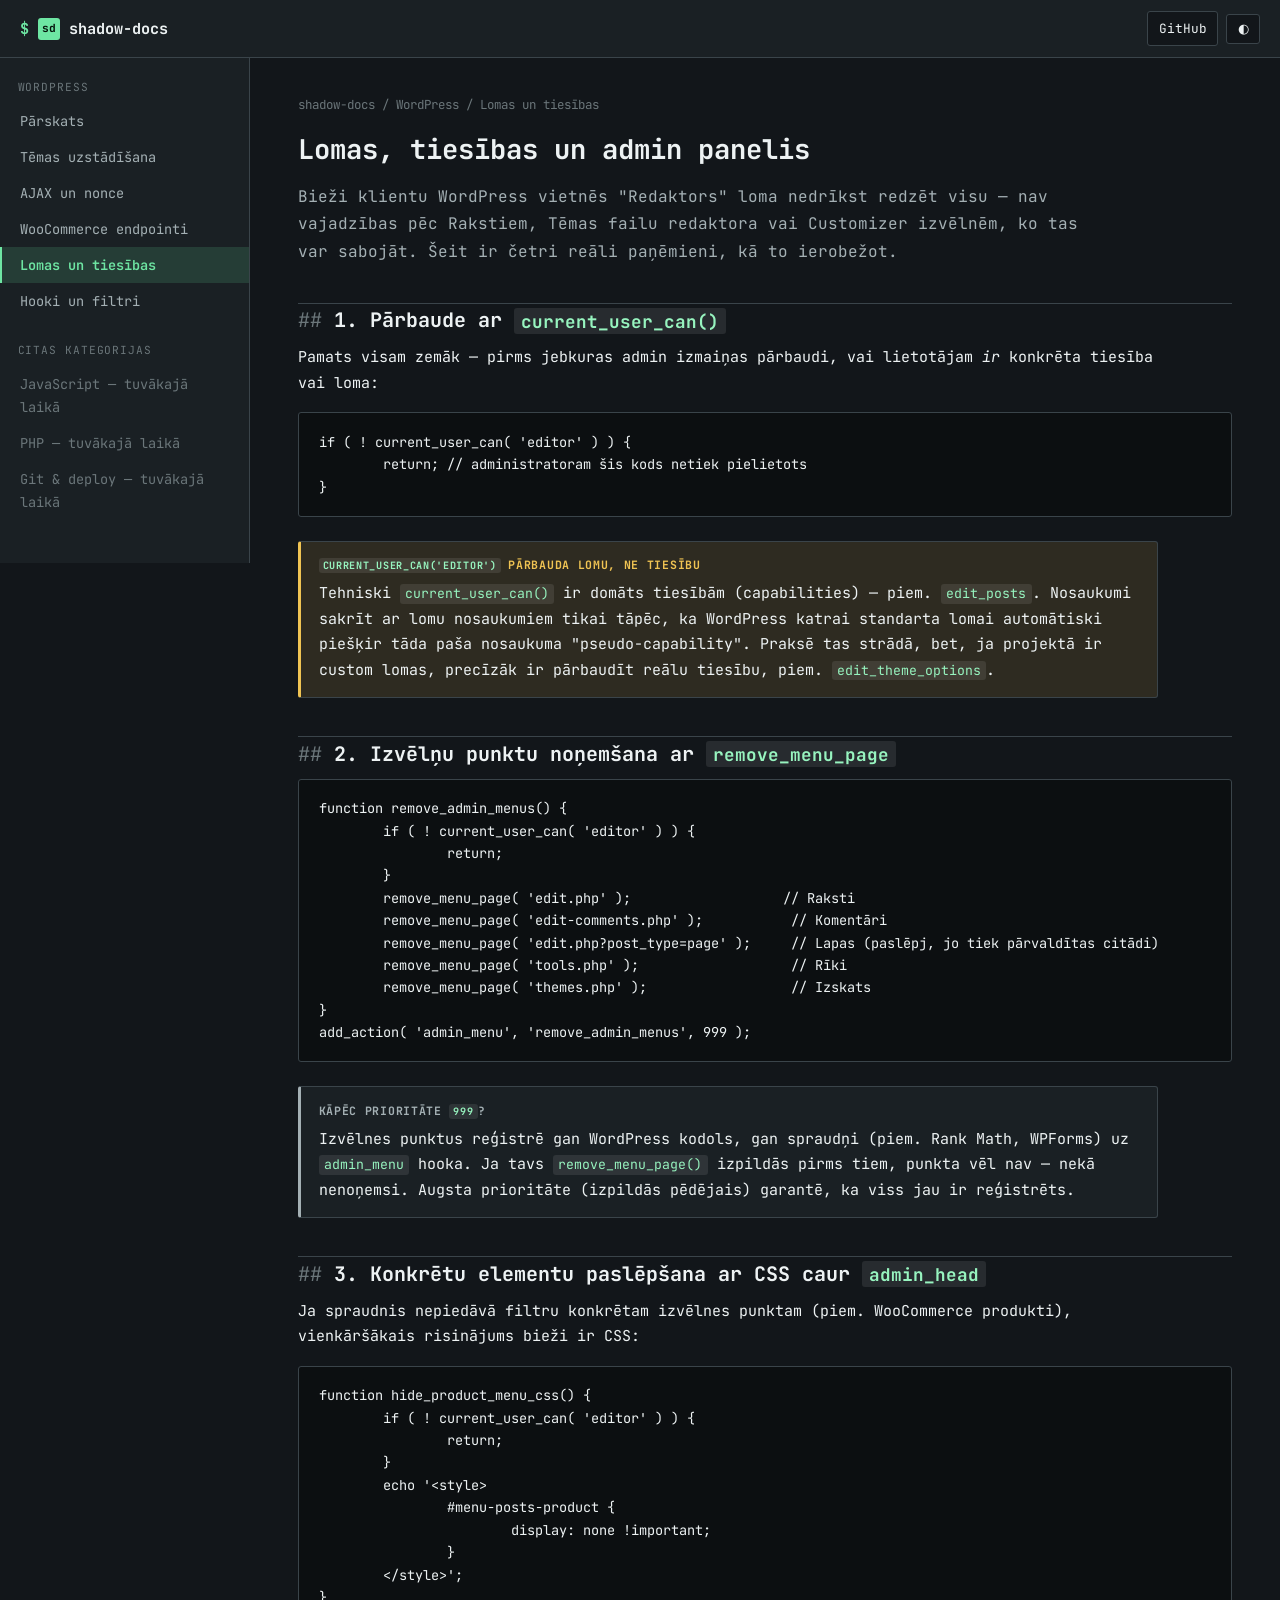
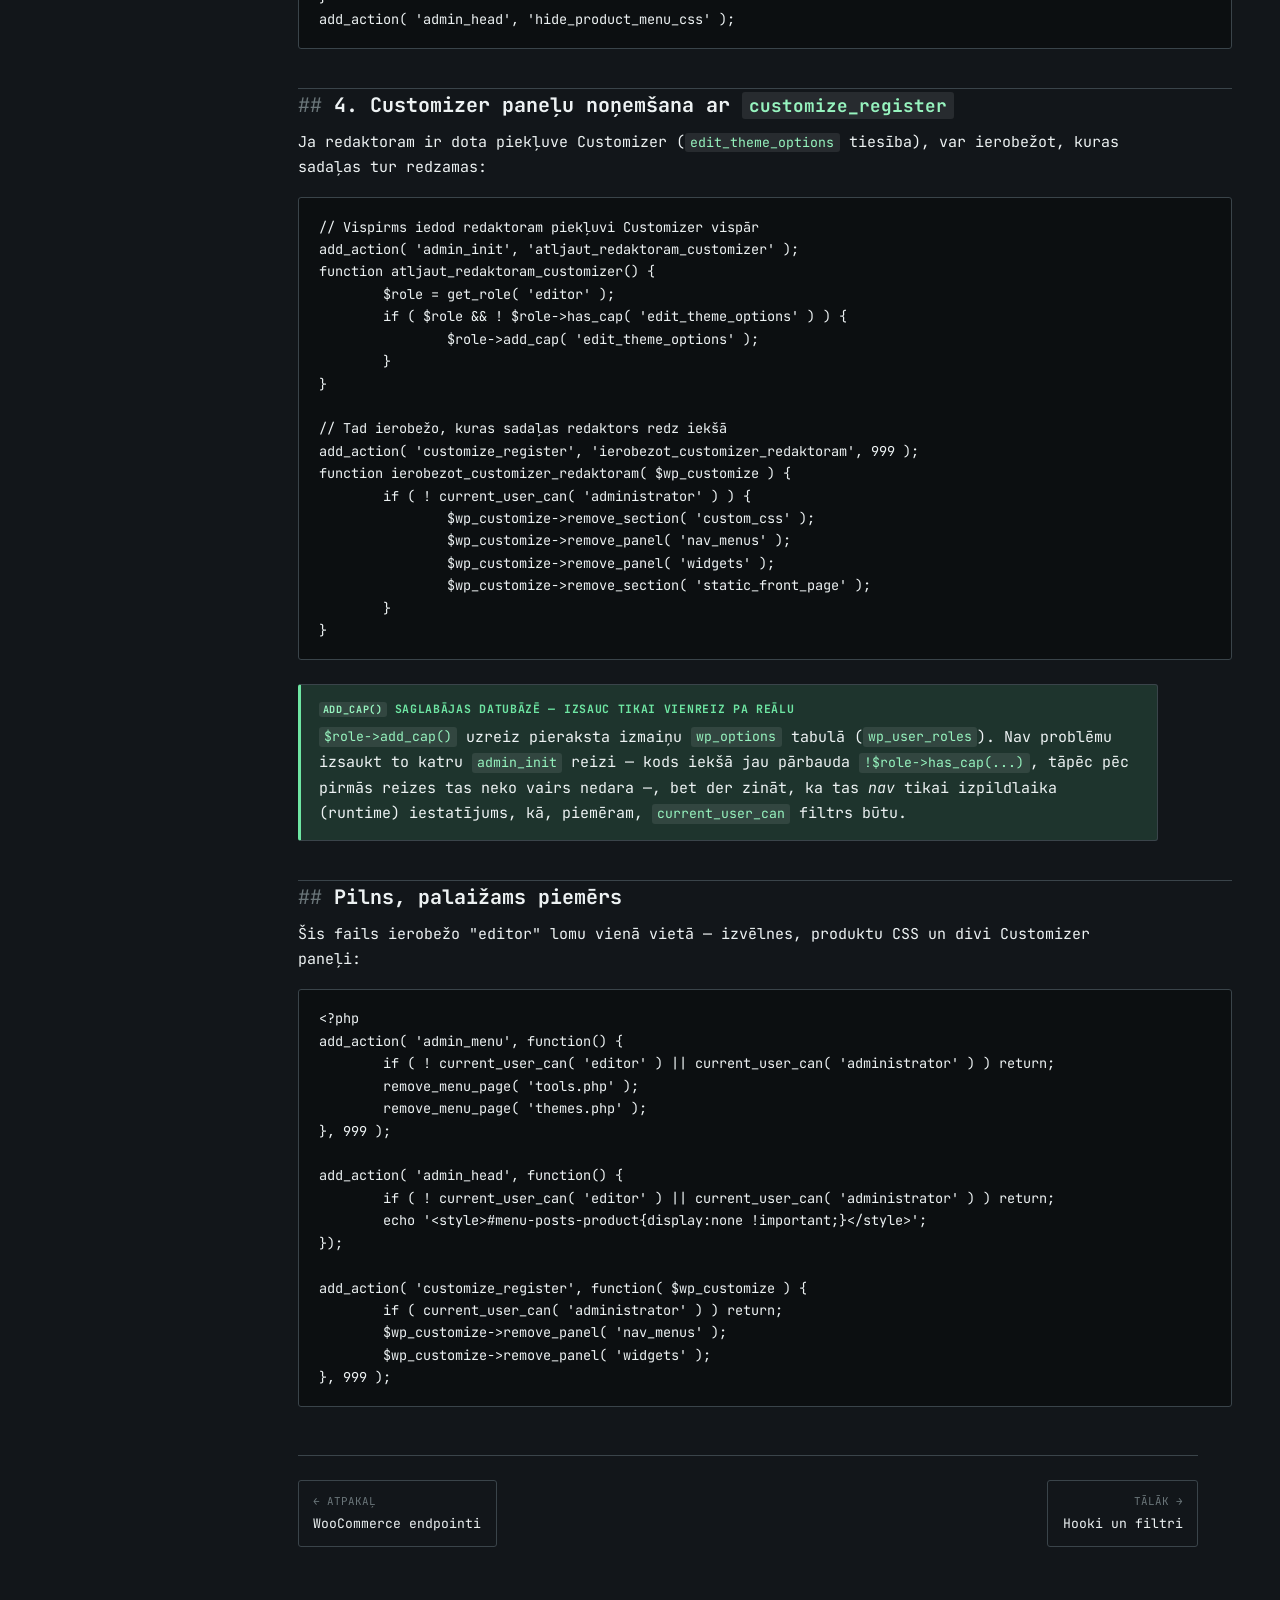
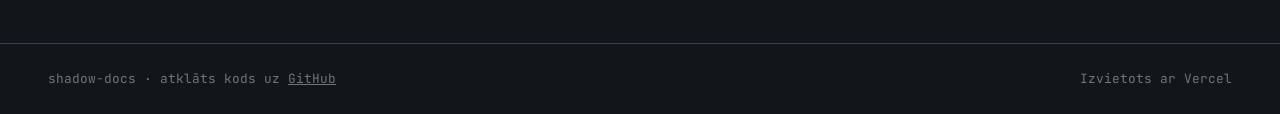
<file: pages/wordpress/lomas-un-tiesibas.html>
<!DOCTYPE html>
<html lang="lv">
<head>
<meta charset="UTF-8">
<meta name="viewport" content="width=device-width, initial-scale=1.0">
<title>Lomas un tiesības — WordPress — shadow-docs</title>
<meta name="description" content="current_user_can, remove_menu_page, admin_head un customize_register — kā ierobežot redaktora lomu admin panelī. Pilnīgs koda piemērs.">
<link rel="preconnect" href="https://fonts.googleapis.com">
<link rel="preconnect" href="https://fonts.gstatic.com" crossorigin>
<link href="https://fonts.googleapis.com/css2?family=JetBrains+Mono:wght@400;500;700&display=swap" rel="stylesheet">
<link rel="stylesheet" href="/css/style.css?v=4">
</head>
<body>

<header class="topbar">
  <div class="brand">
    <button class="sidebar-toggle" data-sidebar-toggle aria-label="Izvēlne">☰</button>
    <a href="/" style="display:flex; align-items:center; gap:0.6rem;">
      <span class="brand-mark">sd</span>
      shadow-docs
    </a>
  </div>
  <div class="topbar-actions">
    <a class="gh-link" href="https://github.com/LaikamSamanta/shadow-docs" target="_blank" rel="noopener">GitHub</a>
    <button class="theme-toggle" data-theme-toggle title="Pārslēgt tumšo/gaišo režīmu">◐</button>
  </div>
</header>

<div class="layout">
  <aside class="sidebar">
    <div class="sidebar-group">
      <div class="sidebar-title">WordPress</div>
      <a class="sidebar-link" href="/pages/wordpress/">Pārskats</a>
      <a class="sidebar-link" href="/pages/wordpress/tema-uzstadisana.html">Tēmas uzstādīšana</a>
      <a class="sidebar-link" href="/pages/wordpress/ajax-un-nonce.html">AJAX un nonce</a>
      <a class="sidebar-link" href="/pages/wordpress/woocommerce-endpoints.html">WooCommerce endpointi</a>
      <a class="sidebar-link active" href="/pages/wordpress/lomas-un-tiesibas.html">Lomas un tiesības</a>
      <a class="sidebar-link" href="/pages/wordpress/hooks-un-filtri.html">Hooki un filtri</a>
    </div>
    <div class="sidebar-group">
      <div class="sidebar-title">Citas kategorijas</div>
      <span class="sidebar-link disabled">JavaScript — tuvākajā laikā</span>
      <span class="sidebar-link disabled">PHP — tuvākajā laikā</span>
      <span class="sidebar-link disabled">Git &amp; deploy — tuvākajā laikā</span>
    </div>
  </aside>

  <main class="content">
    <div class="crumbs"><a href="/">shadow-docs</a> / <a href="/pages/wordpress/">WordPress</a> / Lomas un tiesības</div>
    <h1>Lomas, tiesības un admin panelis</h1>
    <p class="lede">Bieži klientu WordPress vietnēs "Redaktors" loma nedrīkst redzēt visu — nav vajadzības pēc Rakstiem, Tēmas failu redaktora vai Customizer izvēlnēm, ko tas var sabojāt. Šeit ir četri reāli paņēmieni, kā to ierobežot.</p>

    <h2>1. Pārbaude ar <code>current_user_can()</code></h2>
    <p>Pamats visam zemāk — pirms jebkuras admin izmaiņas pārbaudi, vai lietotājam <em>ir</em> konkrēta tiesība vai loma:</p>

    <pre><code>if ( ! current_user_can( 'editor' ) ) {
	return; // administratoram šis kods netiek pielietots
}</code></pre>

    <div class="callout warn">
      <div class="callout-title"><code>current_user_can('editor')</code> pārbauda lomu, ne tiesību</div>
      Tehniski <code>current_user_can()</code> ir domāts tiesībām (capabilities) — piem. <code>edit_posts</code>. Nosaukumi sakrīt ar lomu nosaukumiem tikai tāpēc, ka WordPress katrai standarta lomai automātiski piešķir tāda paša nosaukuma "pseudo-capability". Praksē tas strādā, bet, ja projektā ir custom lomas, precīzāk ir pārbaudīt reālu tiesību, piem. <code>edit_theme_options</code>.
    </div>

    <h2>2. Izvēlņu punktu noņemšana ar <code>remove_menu_page</code></h2>
    <pre><code>function remove_admin_menus() {
	if ( ! current_user_can( 'editor' ) ) {
		return;
	}
	remove_menu_page( 'edit.php' );                   // Raksti
	remove_menu_page( 'edit-comments.php' );           // Komentāri
	remove_menu_page( 'edit.php?post_type=page' );     // Lapas (paslēpj, jo tiek pārvaldītas citādi)
	remove_menu_page( 'tools.php' );                   // Rīki
	remove_menu_page( 'themes.php' );                  // Izskats
}
add_action( 'admin_menu', 'remove_admin_menus', 999 );</code></pre>

    <div class="callout note">
      <div class="callout-title">Kāpēc prioritāte <code>999</code>?</div>
      Izvēlnes punktus reģistrē gan WordPress kodols, gan spraudņi (piem. Rank Math, WPForms) uz <code>admin_menu</code> hooka. Ja tavs <code>remove_menu_page()</code> izpildās pirms tiem, punkta vēl nav — nekā nenoņemsi. Augsta prioritāte (izpildās pēdējais) garantē, ka viss jau ir reģistrēts.
    </div>

    <h2>3. Konkrētu elementu paslēpšana ar CSS caur <code>admin_head</code></h2>
    <p>Ja spraudnis nepiedāvā filtru konkrētam izvēlnes punktam (piem. WooCommerce produkti), vienkāršākais risinājums bieži ir CSS:</p>

    <pre><code>function hide_product_menu_css() {
	if ( ! current_user_can( 'editor' ) ) {
		return;
	}
	echo '&lt;style&gt;
		#menu-posts-product {
			display: none !important;
		}
	&lt;/style&gt;';
}
add_action( 'admin_head', 'hide_product_menu_css' );</code></pre>

    <h2>4. Customizer paneļu noņemšana ar <code>customize_register</code></h2>
    <p>Ja redaktoram ir dota piekļuve Customizer (<code>edit_theme_options</code> tiesība), var ierobežot, kuras sadaļas tur redzamas:</p>

    <pre><code>// Vispirms iedod redaktoram piekļuvi Customizer vispār
add_action( 'admin_init', 'atljaut_redaktoram_customizer' );
function atljaut_redaktoram_customizer() {
	$role = get_role( 'editor' );
	if ( $role && ! $role->has_cap( 'edit_theme_options' ) ) {
		$role->add_cap( 'edit_theme_options' );
	}
}

// Tad ierobežo, kuras sadaļas redaktors redz iekšā
add_action( 'customize_register', 'ierobezot_customizer_redaktoram', 999 );
function ierobezot_customizer_redaktoram( $wp_customize ) {
	if ( ! current_user_can( 'administrator' ) ) {
		$wp_customize->remove_section( 'custom_css' );
		$wp_customize->remove_panel( 'nav_menus' );
		$wp_customize->remove_panel( 'widgets' );
		$wp_customize->remove_section( 'static_front_page' );
	}
}</code></pre>

    <div class="callout tip">
      <div class="callout-title"><code>add_cap()</code> saglabājas datubāzē — izsauc tikai vienreiz pa reālu</div>
      <code>$role->add_cap()</code> uzreiz pieraksta izmaiņu <code>wp_options</code> tabulā (<code>wp_user_roles</code>). Nav problēmu izsaukt to katru <code>admin_init</code> reizi — kods iekšā jau pārbauda <code>!$role->has_cap(...)</code>, tāpēc pēc pirmās reizes tas neko vairs nedara —, bet der zināt, ka tas <em>nav</em> tikai izpildlaika (runtime) iestatījums, kā, piemēram, <code>current_user_can</code> filtrs būtu.
    </div>

    <h2>Pilns, palaižams piemērs</h2>
    <p>Šis fails ierobežo "editor" lomu vienā vietā — izvēlnes, produktu CSS un divi Customizer paneļi:</p>

    <pre><code>&lt;?php
add_action( 'admin_menu', function() {
	if ( ! current_user_can( 'editor' ) || current_user_can( 'administrator' ) ) return;
	remove_menu_page( 'tools.php' );
	remove_menu_page( 'themes.php' );
}, 999 );

add_action( 'admin_head', function() {
	if ( ! current_user_can( 'editor' ) || current_user_can( 'administrator' ) ) return;
	echo '&lt;style&gt;#menu-posts-product{display:none !important;}&lt;/style&gt;';
});

add_action( 'customize_register', function( $wp_customize ) {
	if ( current_user_can( 'administrator' ) ) return;
	$wp_customize->remove_panel( 'nav_menus' );
	$wp_customize->remove_panel( 'widgets' );
}, 999 );</code></pre>

    <div class="page-nav">
      <a href="/pages/wordpress/woocommerce-endpoints.html"><span class="dir">← Atpakaļ</span>WooCommerce endpointi</a>
      <a href="/pages/wordpress/hooks-un-filtri.html" style="text-align:right;"><span class="dir">Tālāk →</span>Hooki un filtri</a>
    </div>
  </main>
</div>

<footer class="site-footer">
  <span>shadow-docs · atklāts kods uz <a href="https://github.com/LaikamSamanta/shadow-docs" target="_blank" rel="noopener" style="text-decoration:underline;">GitHub</a></span>
  <span>Izvietots ar Vercel</span>
</footer>

<script src="/js/main.js?v=4"></script>
</body>
</html>
</file>
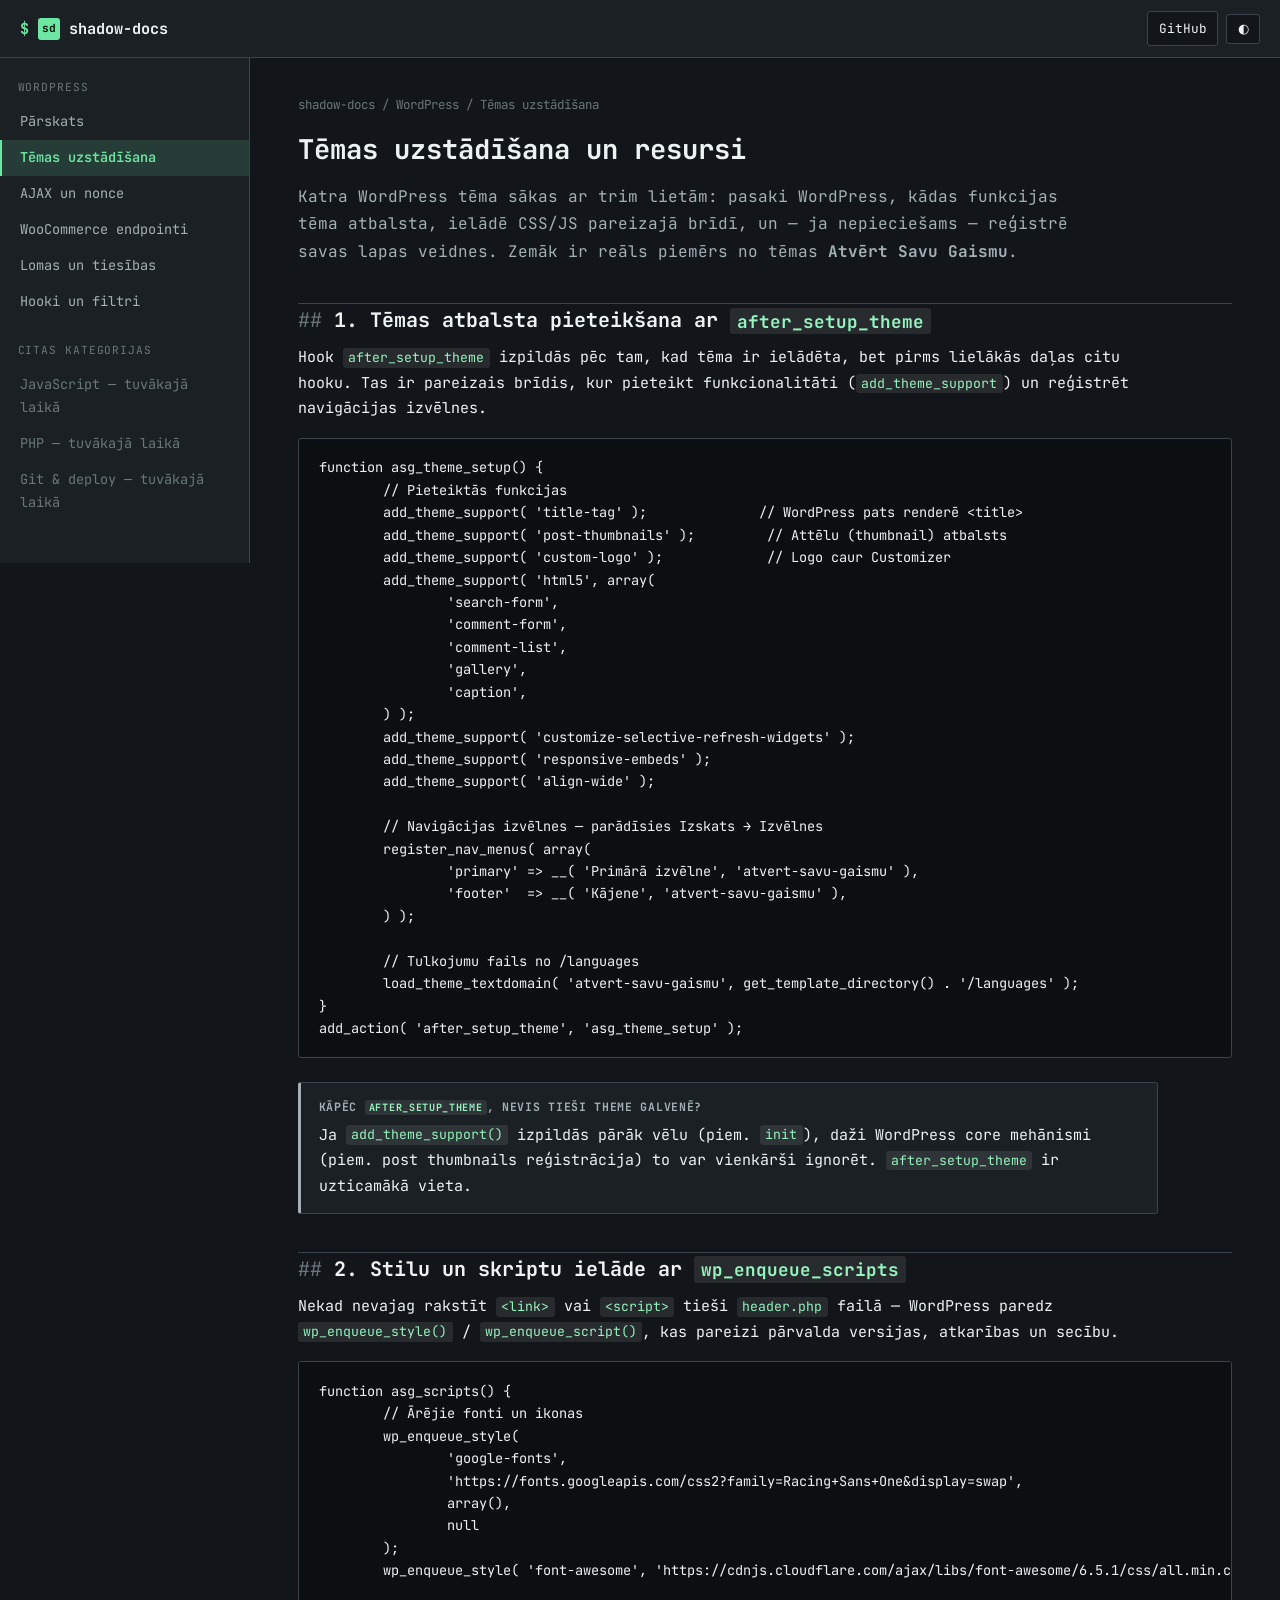
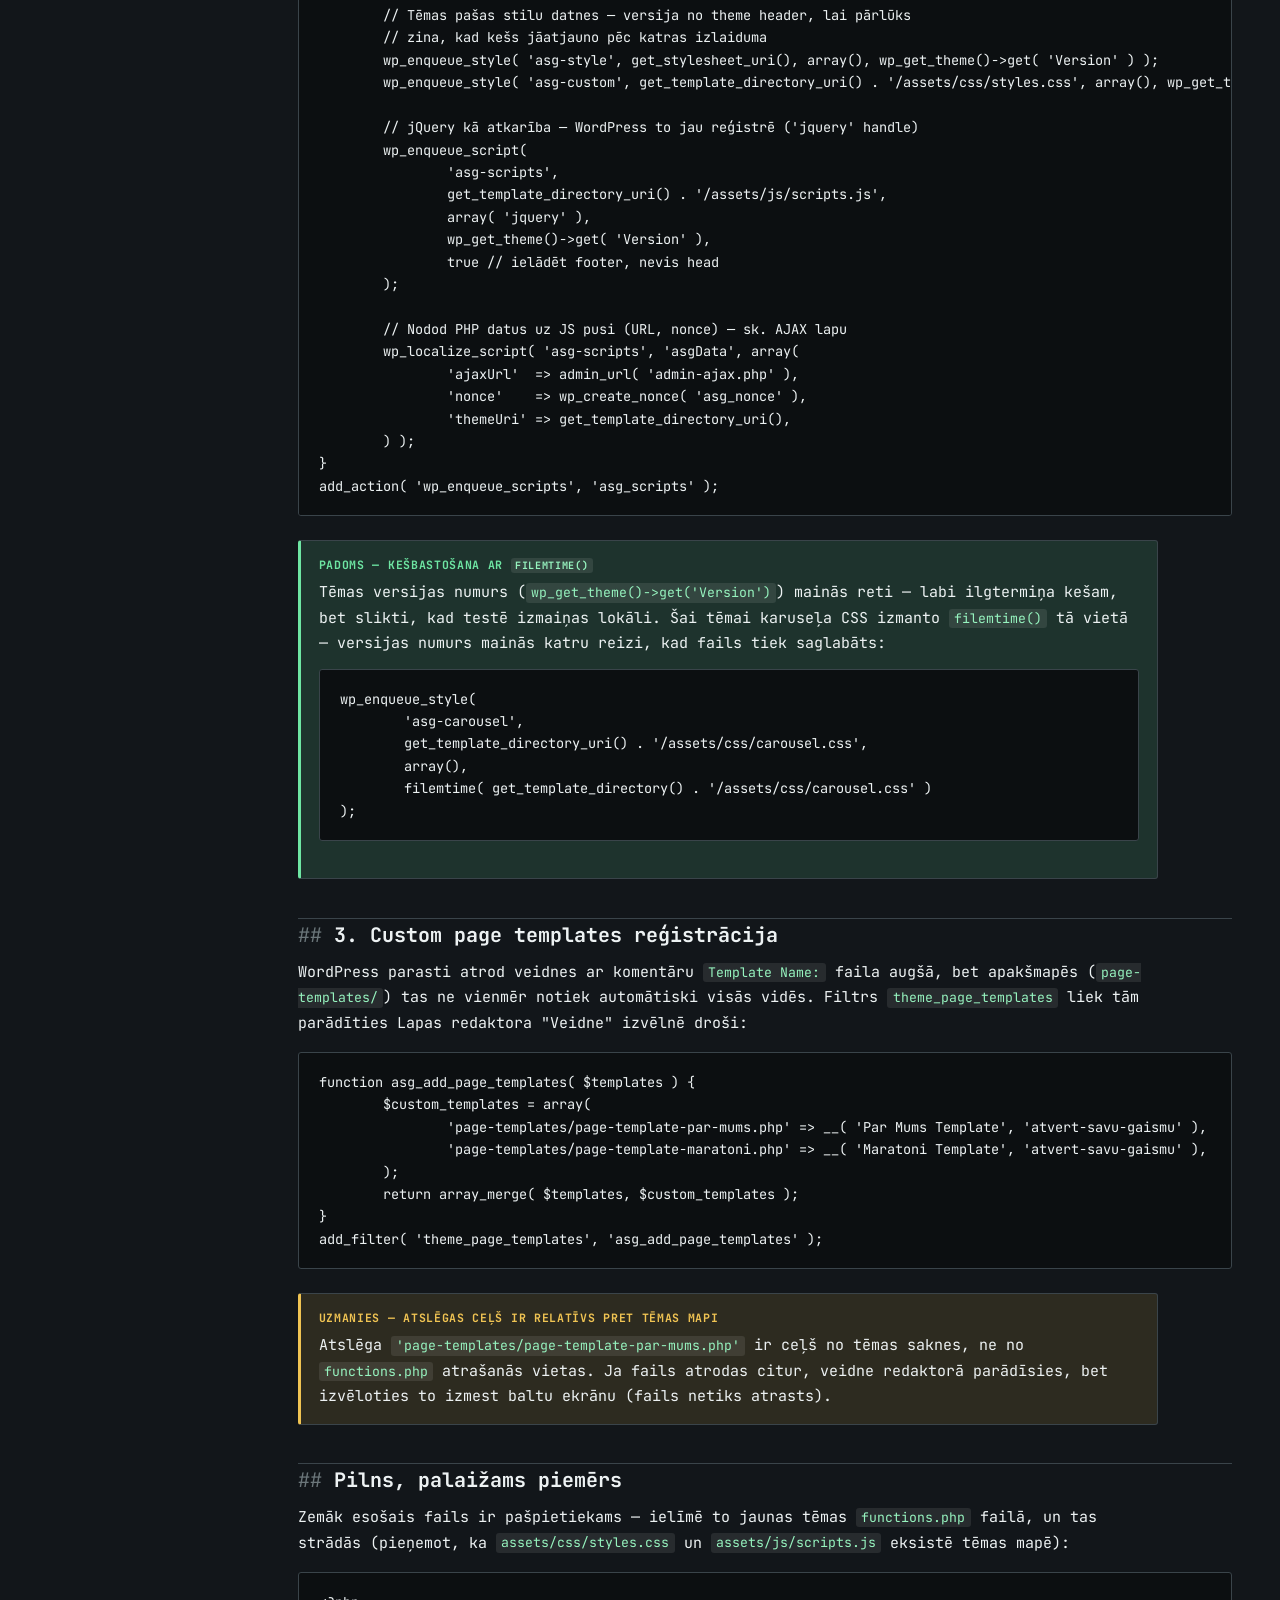
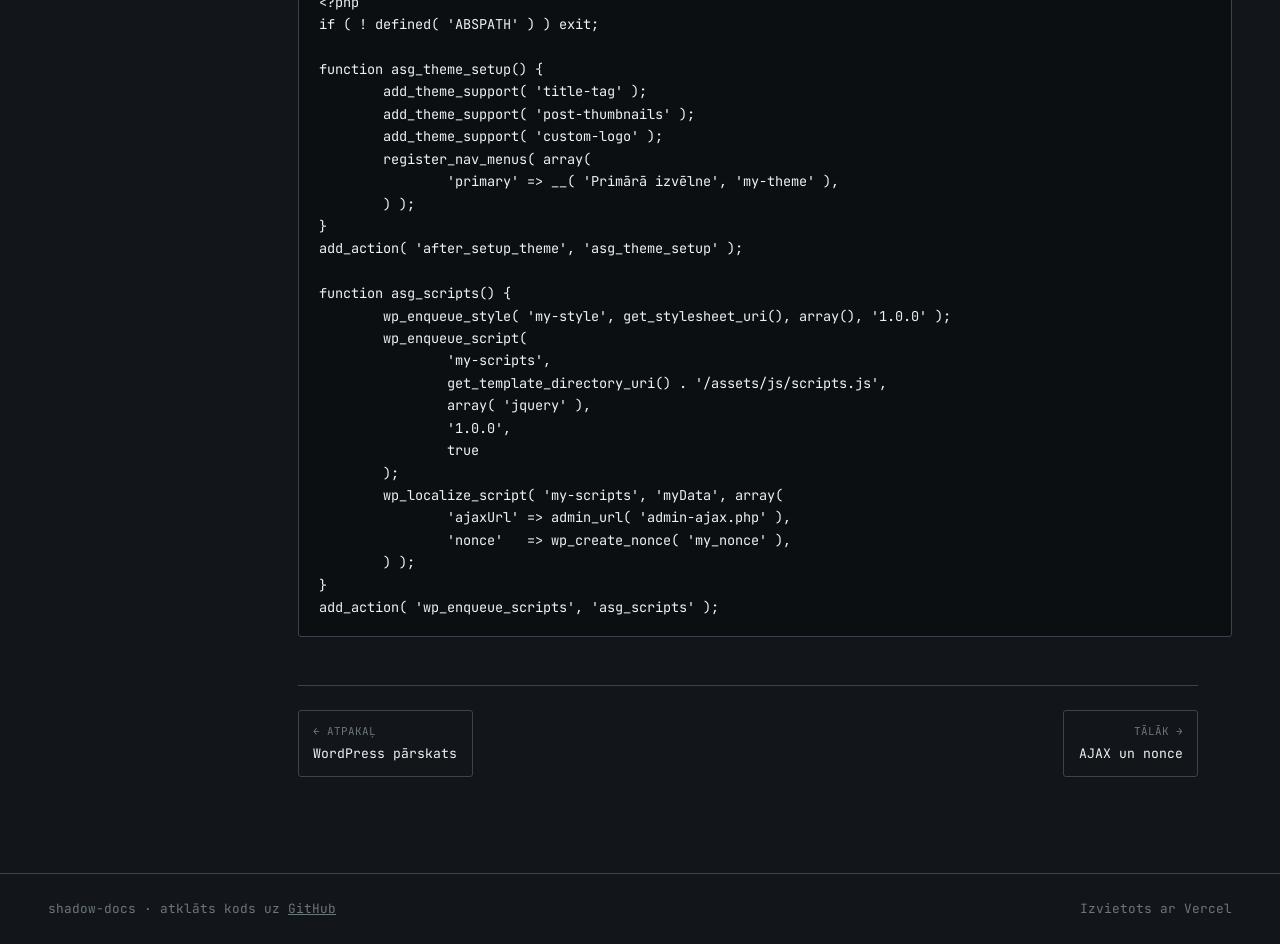
<file: pages/wordpress/tema-uzstadisana.html>
<!DOCTYPE html>
<html lang="lv">
<head>
<meta charset="UTF-8">
<meta name="viewport" content="width=device-width, initial-scale=1.0">
<title>Tēmas uzstādīšana un resursi — WordPress — shadow-docs</title>
<meta name="description" content="after_setup_theme, wp_enqueue_scripts, navigācijas izvēlnes un custom page templates reģistrācija — pilnīgs, palaižams functions.php piemērs.">
<link rel="preconnect" href="https://fonts.googleapis.com">
<link rel="preconnect" href="https://fonts.gstatic.com" crossorigin>
<link href="https://fonts.googleapis.com/css2?family=JetBrains+Mono:wght@400;500;700&display=swap" rel="stylesheet">
<link rel="stylesheet" href="/css/style.css?v=4">
</head>
<body>

<header class="topbar">
  <div class="brand">
    <button class="sidebar-toggle" data-sidebar-toggle aria-label="Izvēlne">☰</button>
    <a href="/" style="display:flex; align-items:center; gap:0.6rem;">
      <span class="brand-mark">sd</span>
      shadow-docs
    </a>
  </div>
  <div class="topbar-actions">
    <a class="gh-link" href="https://github.com/LaikamSamanta/shadow-docs" target="_blank" rel="noopener">GitHub</a>
    <button class="theme-toggle" data-theme-toggle title="Pārslēgt tumšo/gaišo režīmu">◐</button>
  </div>
</header>

<div class="layout">
  <aside class="sidebar">
    <div class="sidebar-group">
      <div class="sidebar-title">WordPress</div>
      <a class="sidebar-link" href="/pages/wordpress/">Pārskats</a>
      <a class="sidebar-link active" href="/pages/wordpress/tema-uzstadisana.html">Tēmas uzstādīšana</a>
      <a class="sidebar-link" href="/pages/wordpress/ajax-un-nonce.html">AJAX un nonce</a>
      <a class="sidebar-link" href="/pages/wordpress/woocommerce-endpoints.html">WooCommerce endpointi</a>
      <a class="sidebar-link" href="/pages/wordpress/lomas-un-tiesibas.html">Lomas un tiesības</a>
      <a class="sidebar-link" href="/pages/wordpress/hooks-un-filtri.html">Hooki un filtri</a>
    </div>
    <div class="sidebar-group">
      <div class="sidebar-title">Citas kategorijas</div>
      <span class="sidebar-link disabled">JavaScript — tuvākajā laikā</span>
      <span class="sidebar-link disabled">PHP — tuvākajā laikā</span>
      <span class="sidebar-link disabled">Git &amp; deploy — tuvākajā laikā</span>
    </div>
  </aside>

  <main class="content">
    <div class="crumbs"><a href="/">shadow-docs</a> / <a href="/pages/wordpress/">WordPress</a> / Tēmas uzstādīšana</div>
    <h1>Tēmas uzstādīšana un resursi</h1>
    <p class="lede">Katra WordPress tēma sākas ar trim lietām: pasaki WordPress, kādas funkcijas tēma atbalsta, ielādē CSS/JS pareizajā brīdī, un — ja nepieciešams — reģistrē savas lapas veidnes. Zemāk ir reāls piemērs no tēmas <strong>Atvērt Savu Gaismu</strong>.</p>

    <h2>1. Tēmas atbalsta pieteikšana ar <code>after_setup_theme</code></h2>
    <p>Hook <code>after_setup_theme</code> izpildās pēc tam, kad tēma ir ielādēta, bet pirms lielākās daļas citu hooku. Tas ir pareizais brīdis, kur pieteikt funkcionalitāti (<code>add_theme_support</code>) un reģistrēt navigācijas izvēlnes.</p>

    <pre><code>function asg_theme_setup() {
	// Pieteiktās funkcijas
	add_theme_support( 'title-tag' );              // WordPress pats renderē &lt;title&gt;
	add_theme_support( 'post-thumbnails' );         // Attēlu (thumbnail) atbalsts
	add_theme_support( 'custom-logo' );             // Logo caur Customizer
	add_theme_support( 'html5', array(
		'search-form',
		'comment-form',
		'comment-list',
		'gallery',
		'caption',
	) );
	add_theme_support( 'customize-selective-refresh-widgets' );
	add_theme_support( 'responsive-embeds' );
	add_theme_support( 'align-wide' );

	// Navigācijas izvēlnes — parādīsies Izskats → Izvēlnes
	register_nav_menus( array(
		'primary' => __( 'Primārā izvēlne', 'atvert-savu-gaismu' ),
		'footer'  => __( 'Kājene', 'atvert-savu-gaismu' ),
	) );

	// Tulkojumu fails no /languages
	load_theme_textdomain( 'atvert-savu-gaismu', get_template_directory() . '/languages' );
}
add_action( 'after_setup_theme', 'asg_theme_setup' );</code></pre>

    <div class="callout note">
      <div class="callout-title">Kāpēc <code>after_setup_theme</code>, nevis tieši theme galvenē?</div>
      Ja <code>add_theme_support()</code> izpildās pārāk vēlu (piem. <code>init</code>), daži WordPress core mehānismi (piem. post thumbnails reģistrācija) to var vienkārši ignorēt. <code>after_setup_theme</code> ir uzticamākā vieta.
    </div>

    <h2>2. Stilu un skriptu ielāde ar <code>wp_enqueue_scripts</code></h2>
    <p>Nekad nevajag rakstīt <code>&lt;link&gt;</code> vai <code>&lt;script&gt;</code> tieši <code>header.php</code> failā — WordPress paredz <code>wp_enqueue_style()</code> / <code>wp_enqueue_script()</code>, kas pareizi pārvalda versijas, atkarības un secību.</p>

    <pre><code>function asg_scripts() {
	// Ārējie fonti un ikonas
	wp_enqueue_style(
		'google-fonts',
		'https://fonts.googleapis.com/css2?family=Racing+Sans+One&display=swap',
		array(),
		null
	);
	wp_enqueue_style( 'font-awesome', 'https://cdnjs.cloudflare.com/ajax/libs/font-awesome/6.5.1/css/all.min.css', array(), '6.5.1' );

	// Tēmas pašas stilu datnes — versija no theme header, lai pārlūks
	// zina, kad kešs jāatjauno pēc katras izlaiduma
	wp_enqueue_style( 'asg-style', get_stylesheet_uri(), array(), wp_get_theme()->get( 'Version' ) );
	wp_enqueue_style( 'asg-custom', get_template_directory_uri() . '/assets/css/styles.css', array(), wp_get_theme()->get( 'Version' ) );

	// jQuery kā atkarība — WordPress to jau reģistrē ('jquery' handle)
	wp_enqueue_script(
		'asg-scripts',
		get_template_directory_uri() . '/assets/js/scripts.js',
		array( 'jquery' ),
		wp_get_theme()->get( 'Version' ),
		true // ielādēt footer, nevis head
	);

	// Nodod PHP datus uz JS pusi (URL, nonce) — sk. AJAX lapu
	wp_localize_script( 'asg-scripts', 'asgData', array(
		'ajaxUrl'  => admin_url( 'admin-ajax.php' ),
		'nonce'    => wp_create_nonce( 'asg_nonce' ),
		'themeUri' => get_template_directory_uri(),
	) );
}
add_action( 'wp_enqueue_scripts', 'asg_scripts' );</code></pre>

    <div class="callout tip">
      <div class="callout-title">Padoms — kešbastošana ar <code>filemtime()</code></div>
      Tēmas versijas numurs (<code>wp_get_theme()->get('Version')</code>) mainās reti — labi ilgtermiņa kešam, bet slikti, kad testē izmaiņas lokāli. Šai tēmai karuseļa CSS izmanto <code>filemtime()</code> tā vietā — versijas numurs mainās katru reizi, kad fails tiek saglabāts:
      <pre style="margin-top:0.75rem;"><code>wp_enqueue_style(
	'asg-carousel',
	get_template_directory_uri() . '/assets/css/carousel.css',
	array(),
	filemtime( get_template_directory() . '/assets/css/carousel.css' )
);</code></pre>
    </div>

    <h2>3. Custom page templates reģistrācija</h2>
    <p>WordPress parasti atrod veidnes ar komentāru <code>Template Name:</code> faila augšā, bet apakšmapēs (<code>page-templates/</code>) tas ne vienmēr notiek automātiski visās vidēs. Filtrs <code>theme_page_templates</code> liek tām parādīties Lapas redaktora "Veidne" izvēlnē droši:</p>

    <pre><code>function asg_add_page_templates( $templates ) {
	$custom_templates = array(
		'page-templates/page-template-par-mums.php' => __( 'Par Mums Template', 'atvert-savu-gaismu' ),
		'page-templates/page-template-maratoni.php' => __( 'Maratoni Template', 'atvert-savu-gaismu' ),
	);
	return array_merge( $templates, $custom_templates );
}
add_filter( 'theme_page_templates', 'asg_add_page_templates' );</code></pre>

    <div class="callout warn">
      <div class="callout-title">Uzmanies — atslēgas ceļš ir relatīvs pret tēmas mapi</div>
      Atslēga <code>'page-templates/page-template-par-mums.php'</code> ir ceļš no tēmas saknes, ne no <code>functions.php</code> atrašanās vietas. Ja fails atrodas citur, veidne redaktorā parādīsies, bet izvēloties to izmest baltu ekrānu (fails netiks atrasts).
    </div>

    <h2>Pilns, palaižams piemērs</h2>
    <p>Zemāk esošais fails ir pašpietiekams — ielīmē to jaunas tēmas <code>functions.php</code> failā, un tas strādās (pieņemot, ka <code>assets/css/styles.css</code> un <code>assets/js/scripts.js</code> eksistē tēmas mapē):</p>

    <pre><code>&lt;?php
if ( ! defined( 'ABSPATH' ) ) exit;

function asg_theme_setup() {
	add_theme_support( 'title-tag' );
	add_theme_support( 'post-thumbnails' );
	add_theme_support( 'custom-logo' );
	register_nav_menus( array(
		'primary' => __( 'Primārā izvēlne', 'my-theme' ),
	) );
}
add_action( 'after_setup_theme', 'asg_theme_setup' );

function asg_scripts() {
	wp_enqueue_style( 'my-style', get_stylesheet_uri(), array(), '1.0.0' );
	wp_enqueue_script(
		'my-scripts',
		get_template_directory_uri() . '/assets/js/scripts.js',
		array( 'jquery' ),
		'1.0.0',
		true
	);
	wp_localize_script( 'my-scripts', 'myData', array(
		'ajaxUrl' => admin_url( 'admin-ajax.php' ),
		'nonce'   => wp_create_nonce( 'my_nonce' ),
	) );
}
add_action( 'wp_enqueue_scripts', 'asg_scripts' );</code></pre>

    <div class="page-nav">
      <a href="/pages/wordpress/"><span class="dir">← Atpakaļ</span>WordPress pārskats</a>
      <a href="/pages/wordpress/ajax-un-nonce.html" style="text-align:right;"><span class="dir">Tālāk →</span>AJAX un nonce</a>
    </div>
  </main>
</div>

<footer class="site-footer">
  <span>shadow-docs · atklāts kods uz <a href="https://github.com/LaikamSamanta/shadow-docs" target="_blank" rel="noopener" style="text-decoration:underline;">GitHub</a></span>
  <span>Izvietots ar Vercel</span>
</footer>

<script src="/js/main.js?v=4"></script>
</body>
</html>
</file>
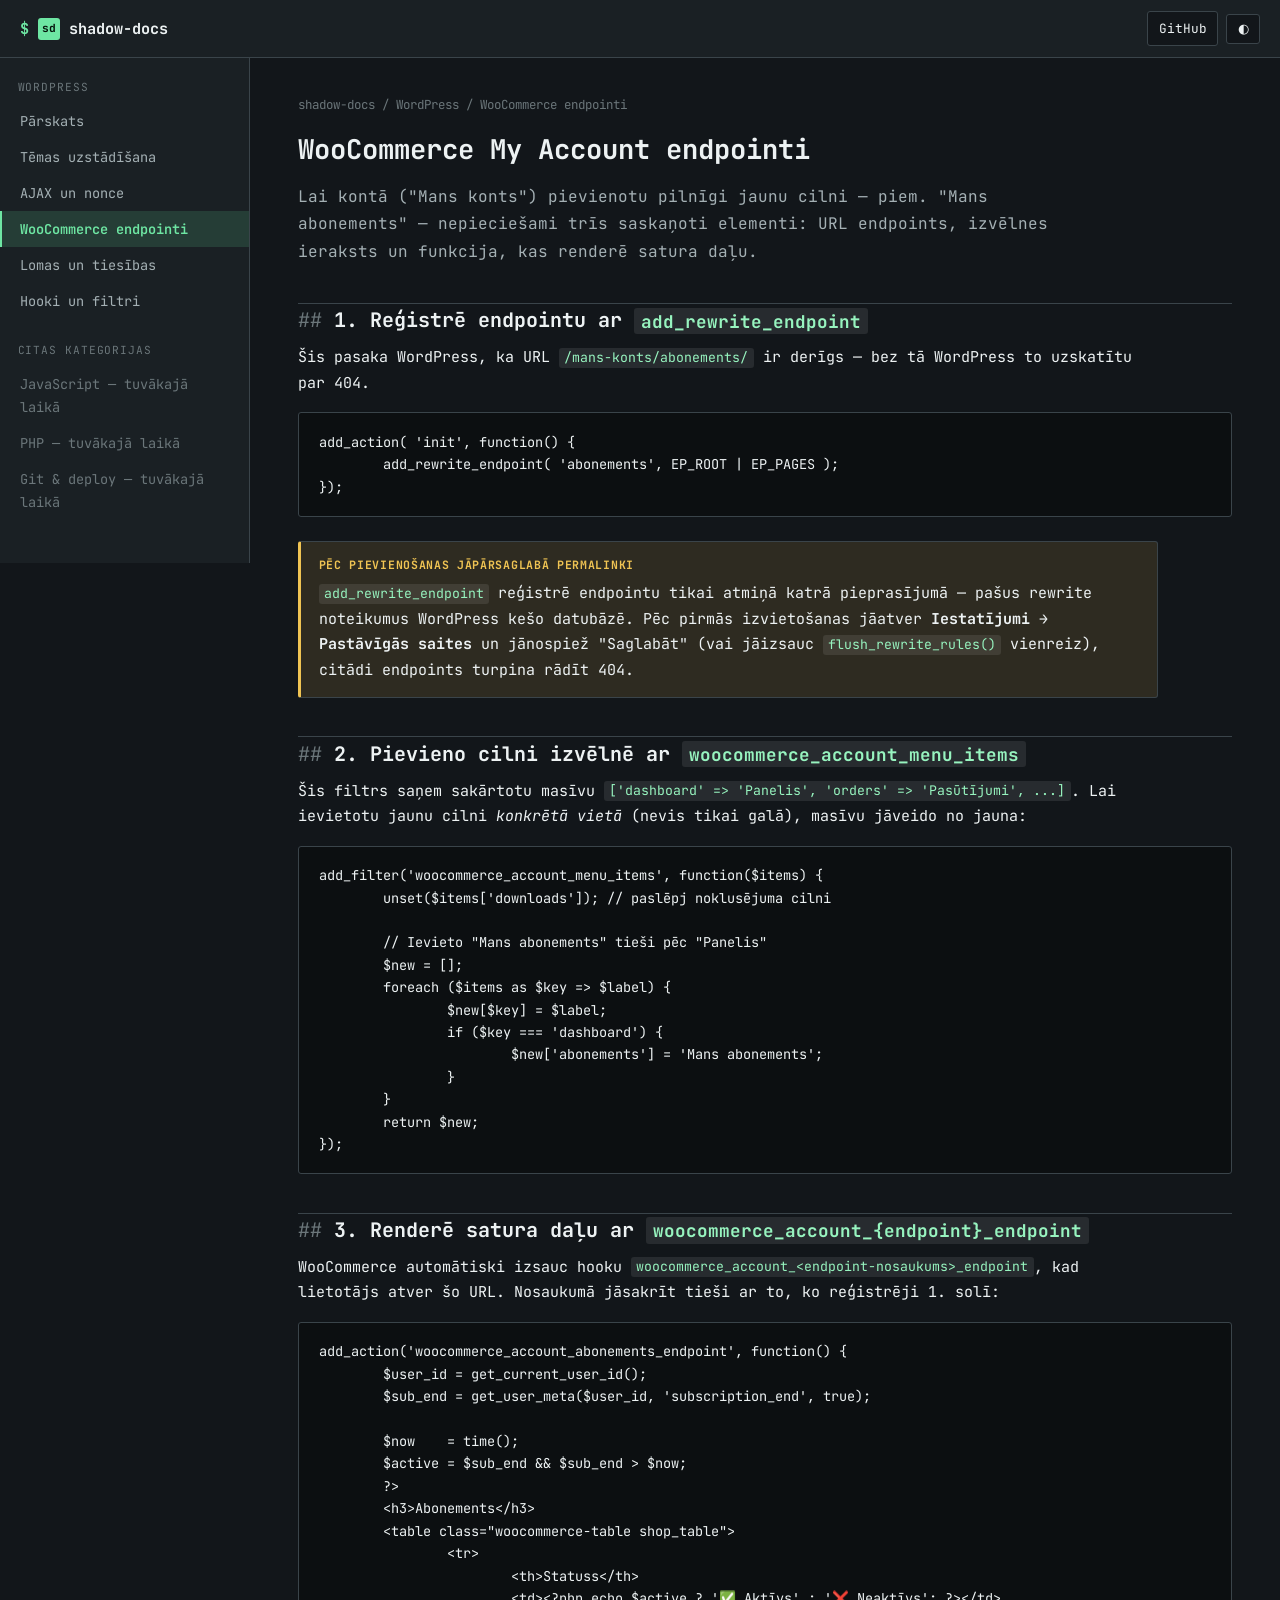
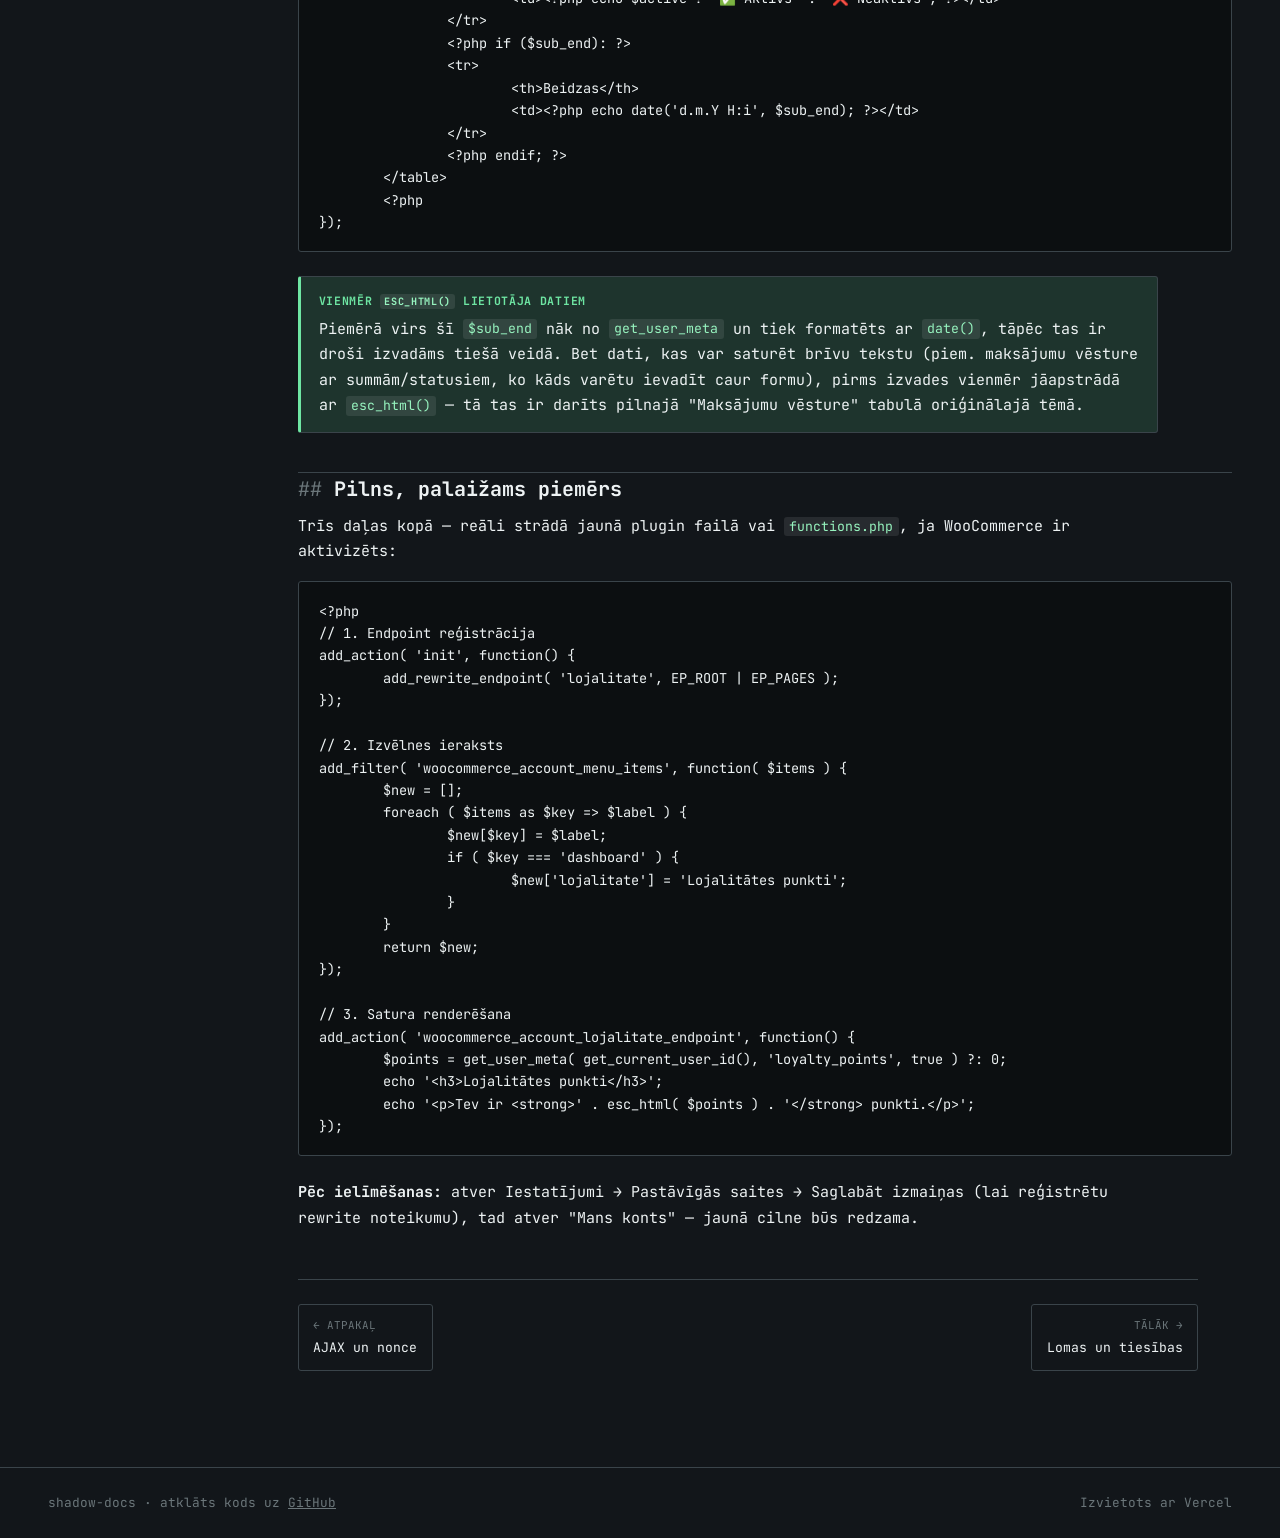
<file: pages/wordpress/woocommerce-endpoints.html>
<!DOCTYPE html>
<html lang="lv">
<head>
<meta charset="UTF-8">
<meta name="viewport" content="width=device-width, initial-scale=1.0">
<title>WooCommerce My Account endpointi — WordPress — shadow-docs</title>
<meta name="description" content="add_rewrite_endpoint, woocommerce_account_menu_items un custom endpoint hook — pilnīgs piemērs custom cilnes izveidei WooCommerce kontā.">
<link rel="preconnect" href="https://fonts.googleapis.com">
<link rel="preconnect" href="https://fonts.gstatic.com" crossorigin>
<link href="https://fonts.googleapis.com/css2?family=JetBrains+Mono:wght@400;500;700&display=swap" rel="stylesheet">
<link rel="stylesheet" href="/css/style.css?v=4">
</head>
<body>

<header class="topbar">
  <div class="brand">
    <button class="sidebar-toggle" data-sidebar-toggle aria-label="Izvēlne">☰</button>
    <a href="/" style="display:flex; align-items:center; gap:0.6rem;">
      <span class="brand-mark">sd</span>
      shadow-docs
    </a>
  </div>
  <div class="topbar-actions">
    <a class="gh-link" href="https://github.com/LaikamSamanta/shadow-docs" target="_blank" rel="noopener">GitHub</a>
    <button class="theme-toggle" data-theme-toggle title="Pārslēgt tumšo/gaišo režīmu">◐</button>
  </div>
</header>

<div class="layout">
  <aside class="sidebar">
    <div class="sidebar-group">
      <div class="sidebar-title">WordPress</div>
      <a class="sidebar-link" href="/pages/wordpress/">Pārskats</a>
      <a class="sidebar-link" href="/pages/wordpress/tema-uzstadisana.html">Tēmas uzstādīšana</a>
      <a class="sidebar-link" href="/pages/wordpress/ajax-un-nonce.html">AJAX un nonce</a>
      <a class="sidebar-link active" href="/pages/wordpress/woocommerce-endpoints.html">WooCommerce endpointi</a>
      <a class="sidebar-link" href="/pages/wordpress/lomas-un-tiesibas.html">Lomas un tiesības</a>
      <a class="sidebar-link" href="/pages/wordpress/hooks-un-filtri.html">Hooki un filtri</a>
    </div>
    <div class="sidebar-group">
      <div class="sidebar-title">Citas kategorijas</div>
      <span class="sidebar-link disabled">JavaScript — tuvākajā laikā</span>
      <span class="sidebar-link disabled">PHP — tuvākajā laikā</span>
      <span class="sidebar-link disabled">Git &amp; deploy — tuvākajā laikā</span>
    </div>
  </aside>

  <main class="content">
    <div class="crumbs"><a href="/">shadow-docs</a> / <a href="/pages/wordpress/">WordPress</a> / WooCommerce endpointi</div>
    <h1>WooCommerce My Account endpointi</h1>
    <p class="lede">Lai kontā ("Mans konts") pievienotu pilnīgi jaunu cilni — piem. "Mans abonements" — nepieciešami trīs saskaņoti elementi: URL endpoints, izvēlnes ieraksts un funkcija, kas renderē satura daļu.</p>

    <h2>1. Reģistrē endpointu ar <code>add_rewrite_endpoint</code></h2>
    <p>Šis pasaka WordPress, ka URL <code>/mans-konts/abonements/</code> ir derīgs — bez tā WordPress to uzskatītu par 404.</p>

    <pre><code>add_action( 'init', function() {
	add_rewrite_endpoint( 'abonements', EP_ROOT | EP_PAGES );
});</code></pre>

    <div class="callout warn">
      <div class="callout-title">Pēc pievienošanas jāpārsaglabā permalinki</div>
      <code>add_rewrite_endpoint</code> reģistrē endpointu tikai atmiņā katrā pieprasījumā — pašus rewrite noteikumus WordPress kešo datubāzē. Pēc pirmās izvietošanas jāatver <strong>Iestatījumi → Pastāvīgās saites</strong> un jānospiež "Saglabāt" (vai jāizsauc <code>flush_rewrite_rules()</code> vienreiz), citādi endpoints turpina rādīt 404.
    </div>

    <h2>2. Pievieno cilni izvēlnē ar <code>woocommerce_account_menu_items</code></h2>
    <p>Šis filtrs saņem sakārtotu masīvu <code>['dashboard' => 'Panelis', 'orders' => 'Pasūtījumi', ...]</code>. Lai ievietotu jaunu cilni <em>konkrētā vietā</em> (nevis tikai galā), masīvu jāveido no jauna:</p>

    <pre><code>add_filter('woocommerce_account_menu_items', function($items) {
	unset($items['downloads']); // paslēpj noklusējuma cilni

	// Ievieto "Mans abonements" tieši pēc "Panelis"
	$new = [];
	foreach ($items as $key => $label) {
		$new[$key] = $label;
		if ($key === 'dashboard') {
			$new['abonements'] = 'Mans abonements';
		}
	}
	return $new;
});</code></pre>

    <h2>3. Renderē satura daļu ar <code>woocommerce_account_{endpoint}_endpoint</code></h2>
    <p>WooCommerce automātiski izsauc hooku <code>woocommerce_account_&lt;endpoint-nosaukums&gt;_endpoint</code>, kad lietotājs atver šo URL. Nosaukumā jāsakrīt tieši ar to, ko reģistrēji 1. solī:</p>

    <pre><code>add_action('woocommerce_account_abonements_endpoint', function() {
	$user_id = get_current_user_id();
	$sub_end = get_user_meta($user_id, 'subscription_end', true);

	$now    = time();
	$active = $sub_end && $sub_end > $now;
	?>
	&lt;h3&gt;Abonements&lt;/h3&gt;
	&lt;table class="woocommerce-table shop_table"&gt;
		&lt;tr&gt;
			&lt;th&gt;Statuss&lt;/th&gt;
			&lt;td&gt;&lt;?php echo $active ? '✅ Aktīvs' : '❌ Neaktīvs'; ?&gt;&lt;/td&gt;
		&lt;/tr&gt;
		&lt;?php if ($sub_end): ?&gt;
		&lt;tr&gt;
			&lt;th&gt;Beidzas&lt;/th&gt;
			&lt;td&gt;&lt;?php echo date('d.m.Y H:i', $sub_end); ?&gt;&lt;/td&gt;
		&lt;/tr&gt;
		&lt;?php endif; ?&gt;
	&lt;/table&gt;
	&lt;?php
});</code></pre>

    <div class="callout tip">
      <div class="callout-title">Vienmēr <code>esc_html()</code> lietotāja datiem</div>
      Piemērā virs šī <code>$sub_end</code> nāk no <code>get_user_meta</code> un tiek formatēts ar <code>date()</code>, tāpēc tas ir droši izvadāms tiešā veidā. Bet dati, kas var saturēt brīvu tekstu (piem. maksājumu vēsture ar summām/statusiem, ko kāds varētu ievadīt caur formu), pirms izvades vienmēr jāapstrādā ar <code>esc_html()</code> — tā tas ir darīts pilnajā "Maksājumu vēsture" tabulā oriģinālajā tēmā.
    </div>

    <h2>Pilns, palaižams piemērs</h2>
    <p>Trīs daļas kopā — reāli strādā jaunā plugin failā vai <code>functions.php</code>, ja WooCommerce ir aktivizēts:</p>

    <pre><code>&lt;?php
// 1. Endpoint reģistrācija
add_action( 'init', function() {
	add_rewrite_endpoint( 'lojalitate', EP_ROOT | EP_PAGES );
});

// 2. Izvēlnes ieraksts
add_filter( 'woocommerce_account_menu_items', function( $items ) {
	$new = [];
	foreach ( $items as $key => $label ) {
		$new[$key] = $label;
		if ( $key === 'dashboard' ) {
			$new['lojalitate'] = 'Lojalitātes punkti';
		}
	}
	return $new;
});

// 3. Satura renderēšana
add_action( 'woocommerce_account_lojalitate_endpoint', function() {
	$points = get_user_meta( get_current_user_id(), 'loyalty_points', true ) ?: 0;
	echo '&lt;h3&gt;Lojalitātes punkti&lt;/h3&gt;';
	echo '&lt;p&gt;Tev ir &lt;strong&gt;' . esc_html( $points ) . '&lt;/strong&gt; punkti.&lt;/p&gt;';
});</code></pre>

    <p><strong>Pēc ielīmēšanas:</strong> atver Iestatījumi → Pastāvīgās saites → Saglabāt izmaiņas (lai reģistrētu rewrite noteikumu), tad atver "Mans konts" — jaunā cilne būs redzama.</p>

    <div class="page-nav">
      <a href="/pages/wordpress/ajax-un-nonce.html"><span class="dir">← Atpakaļ</span>AJAX un nonce</a>
      <a href="/pages/wordpress/lomas-un-tiesibas.html" style="text-align:right;"><span class="dir">Tālāk →</span>Lomas un tiesības</a>
    </div>
  </main>
</div>

<footer class="site-footer">
  <span>shadow-docs · atklāts kods uz <a href="https://github.com/LaikamSamanta/shadow-docs" target="_blank" rel="noopener" style="text-decoration:underline;">GitHub</a></span>
  <span>Izvietots ar Vercel</span>
</footer>

<script src="/js/main.js?v=4"></script>
</body>
</html>
</file>
<file: css/style.css>
/* ==========================================================================
   shadow-docs — Design System v2
   Minimāls terminal izskats: viens monospace fonts, plakans, 1px robežas,
   bez ēnām un kartiņām. Layout ir full-width — sānjosla pieguļ pašai kreisajai
   malai, saturs aizpilda atlikušo platumu (nekas nav centrēts kastē).
   ========================================================================== */

:root {
  --font-mono: "JetBrains Mono", ui-monospace, "SFMono-Regular", Menlo, Consolas, "Liberation Mono", monospace;

  --radius: 3px;
  --ease: cubic-bezier(0.16, 1, 0.3, 1);

  /* category accents */
  --c-wordpress: #5fd38d;
  --c-javascript: #e2b93b;
  --c-php: #8a8ff0;
  --c-git: #ef6b6b;
}

/* ---------- Dark theme (default — this is the point) ----------
   Katram slānim (fons / panelis / hover / robeža) jābūt skaidri
   atšķiramam no kaimiņa — pretējā gadījumā sānjosla, saturs un
   koda bloki vizuāli saplūst vienā traipā. */
:root {
  --bg: #12161a;
  --bg-panel: #1a2024;
  --bg-hover: #262e33;
  --border: #3a444a;
  --text: #edf2f3;
  --text-dim: #a4b0b4;
  --text-faint: #6b767a;

  --accent: #6ee6a3;
  --accent-strong: #97f4bf;
  --accent-soft: rgba(110, 230, 163, 0.14);
  --warn: #f0c453;
  --warn-soft: rgba(240, 196, 83, 0.12);

  --code-bg: #0c0f11;
  --code-text: #edf2f3;
  --inline-code-bg: rgba(255, 255, 255, 0.09);
}

:root[data-theme="light"] {
  --bg: #f7f7f5;
  --bg-panel: #ffffff;
  --bg-hover: #eeeeea;
  --border: #dcdcd6;
  --text: #1b1f1d;
  --text-dim: #5c655f;
  --text-faint: #93998f;

  --accent: #0f8a4d;
  --accent-strong: #0b6b3b;
  --accent-soft: rgba(15, 138, 77, 0.08);
  --warn: #9a7207;
  --warn-soft: rgba(154, 114, 7, 0.08);

  --code-bg: #0f1210;
  --code-text: #eef2f0;
  --inline-code-bg: rgba(0, 0, 0, 0.055);
}

* {
  box-sizing: border-box;
  font-variant-ligatures: none;
  -webkit-font-feature-settings: "liga" 0, "calt" 0;
  font-feature-settings: "liga" 0, "calt" 0;
}
html { scroll-behavior: smooth; }

body {
  margin: 0;
  background: var(--bg);
  color: var(--text);
  font-family: var(--font-mono);
  font-size: 15px;
  line-height: 1.7;
  -webkit-font-smoothing: antialiased;
}

img { max-width: 100%; }
a { color: inherit; text-decoration: none; }

h1, h2, h3, h4 {
  font-family: var(--font-mono);
  font-weight: 700;
  line-height: 1.3;
  margin: 0 0 0.6em;
}
h1 { font-size: 1.7rem; }
h2 { font-size: 1.25rem; margin-top: 2.4rem; padding-top: 0.2rem; border-top: 1px solid var(--border); }
h3 { font-size: 1.05rem; margin-top: 1.8rem; }

h2::before { content: "## "; color: var(--text-faint); font-weight: 400; }
h3::before { content: "### "; color: var(--text-faint); font-weight: 400; }

p { margin: 0 0 1rem; color: var(--text); max-width: 860px; }
ul, ol { max-width: 860px; }
li { margin-bottom: 0.35rem; }

code {
  font-family: var(--font-mono);
  font-size: 0.88em;
  background: var(--inline-code-bg);
  color: var(--accent-strong);
  padding: 0.1em 0.4em;
  border-radius: var(--radius);
}

pre {
  background: var(--code-bg);
  color: var(--code-text);
  border: 1px solid var(--border);
  border-radius: var(--radius);
  padding: 1.1rem 1.25rem;
  overflow-x: auto;
  font-family: var(--font-mono);
  font-size: 0.85rem;
  line-height: 1.65;
  margin: 0 0 1.5rem;
  max-width: 100%;
}
pre code { background: none; padding: 0; color: inherit; font-size: 1em; }

/* ---------- Layout shell (edge-to-edge, no centering) ---------- */
.topbar {
  position: sticky;
  top: 0;
  z-index: 20;
  display: flex;
  align-items: center;
  justify-content: space-between;
  gap: 1rem;
  padding: 0.7rem 1.25rem;
  background: var(--bg-panel);
  border-bottom: 1px solid var(--border);
}

.brand {
  display: flex;
  align-items: center;
  gap: 0.55rem;
  font-weight: 700;
  font-size: 0.95rem;
}
.brand::before { content: "$ "; color: var(--accent); }

.brand-mark {
  width: 22px;
  height: 22px;
  background: var(--accent);
  color: #05130b;
  border-radius: var(--radius);
  display: flex;
  align-items: center;
  justify-content: center;
  font-weight: 700;
  font-size: 0.7rem;
}

.topbar-actions { display: flex; align-items: center; gap: 0.5rem; }

.theme-toggle,
.gh-link {
  border: 1px solid var(--border);
  background: var(--bg);
  color: var(--text);
  border-radius: var(--radius);
  padding: 0.35rem 0.65rem;
  cursor: pointer;
  font-family: var(--font-mono);
  font-size: 0.8rem;
}
.theme-toggle:hover, .gh-link:hover { background: var(--bg-hover); border-color: var(--text-faint); }

.layout {
  display: flex;
  width: 100%;
  align-items: stretch;
}

.sidebar {
  width: 250px;
  flex-shrink: 0;
  padding: 1.25rem 0;
  background: var(--bg-panel);
  border-right: 1px solid var(--border);
  align-self: flex-start;
  position: sticky;
  top: 49px;
  max-height: calc(100vh - 49px);
  overflow-y: auto;
}

.sidebar-group { margin-bottom: 1.4rem; }
.sidebar-title {
  font-size: 0.7rem;
  text-transform: uppercase;
  letter-spacing: 0.08em;
  color: var(--text-faint);
  margin-bottom: 0.4rem;
  padding: 0 1.1rem;
}
.sidebar-link {
  display: block;
  padding: 0.4rem 1.1rem;
  font-size: 0.85rem;
  color: var(--text-dim);
  border-left: 2px solid transparent;
}
.sidebar-link:hover { background: var(--bg-hover); color: var(--text); }
.sidebar-link.active {
  color: var(--accent);
  border-left-color: var(--accent);
  background: var(--accent-soft);
  font-weight: 600;
}
.sidebar-link.disabled { color: var(--text-faint); cursor: default; }
.sidebar-link.disabled:hover { background: none; color: var(--text-faint); }

main.content {
  flex: 1;
  min-width: 0;
  padding: 2.25rem 3rem 6rem;
}

.crumbs {
  font-size: 0.78rem;
  color: var(--text-faint);
  margin-bottom: 1rem;
}
.crumbs a:hover { color: var(--accent); }

.lede { font-size: 1rem; color: var(--text-dim); max-width: 780px; }

/* ---------- Directory-style list (replaces cards) ---------- */
.dir-list { margin: 1.5rem 0; border-top: 1px solid var(--border); max-width: 900px; }

.dir-row {
  display: flex;
  align-items: flex-start;
  gap: 1rem;
  padding: 0.9rem 0.25rem;
  border-bottom: 1px solid var(--border);
}
a.dir-row:hover { background: var(--bg-hover); }
a.dir-row:hover .dir-title { color: var(--accent); }
a.dir-row:hover .dir-arrow { transform: translateX(3px); color: var(--accent); }

.dir-row.is-disabled { opacity: 0.5; }

.dir-index {
  font-size: 0.8rem;
  color: var(--text-faint);
  width: 1.6rem;
  flex-shrink: 0;
  padding-top: 0.15rem;
}
.dir-body { flex: 1; min-width: 0; }
.dir-title { display: block; font-weight: 700; color: var(--text); margin-bottom: 0.2rem; }
.dir-desc { display: block; font-size: 0.82rem; color: var(--text-dim); }
.dir-arrow { color: var(--text-faint); flex-shrink: 0; transition: transform 0.15s var(--ease), color 0.15s var(--ease); padding-top: 0.15rem; }
.dir-soon { font-size: 0.72rem; color: var(--text-faint); text-transform: uppercase; letter-spacing: 0.05em; }

/* ---------- Callouts (flat, left-border accent, no shadow) ---------- */
.callout {
  border: 1px solid var(--border);
  border-left: 3px solid var(--accent);
  border-radius: var(--radius);
  padding: 0.85rem 1.1rem;
  margin: 1.5rem 0;
  background: var(--bg-panel);
  max-width: 860px;
}
.callout-title {
  font-size: 0.72rem;
  text-transform: uppercase;
  letter-spacing: 0.06em;
  font-weight: 700;
  margin-bottom: 0.4rem;
  color: var(--accent);
}
.callout.warn { border-left-color: var(--warn); background: var(--warn-soft); }
.callout.warn .callout-title { color: var(--warn); }
.callout.tip { border-left-color: var(--accent); background: var(--accent-soft); }
.callout.note { border-left-color: var(--text-dim); }
.callout.note .callout-title { color: var(--text-dim); }

/* ---------- Hero (homepage) ---------- */
.hero { padding: 2.75rem 3rem 1.5rem; }
.hero-kicker { font-size: 0.78rem; color: var(--text-faint); margin-bottom: 0.6rem; }
.hero-kicker::before { content: "> "; color: var(--accent); }
.hero h1 { max-width: 34ch; }
.hero .lede { margin-top: 0.75rem; }

.section-title {
  font-size: 0.78rem;
  text-transform: uppercase;
  letter-spacing: 0.08em;
  color: var(--text-faint);
  margin: 2.5rem 0 0;
  padding: 0 3rem;
}

footer.site-footer {
  border-top: 1px solid var(--border);
  padding: 1.5rem 3rem;
  font-size: 0.8rem;
  color: var(--text-faint);
  display: flex;
  justify-content: space-between;
  flex-wrap: wrap;
  gap: 0.5rem;
}
footer.site-footer a:hover { color: var(--accent); }

table {
  width: 100%;
  max-width: 900px;
  border-collapse: collapse;
  margin: 1rem 0 1.5rem;
  font-size: 0.85rem;
}
th, td {
  text-align: left;
  padding: 0.5rem 0.75rem;
  border: 1px solid var(--border);
}
th {
  background: var(--bg-panel);
  font-size: 0.72rem;
  text-transform: uppercase;
  color: var(--text-dim);
}

.tag {
  display: inline-block;
  font-size: 0.72rem;
  color: var(--text-faint);
  margin-bottom: 0.75rem;
}
.tag::before { content: "[ "; }
.tag::after { content: " ]"; }

.page-nav {
  display: flex;
  justify-content: space-between;
  gap: 1rem;
  margin-top: 3rem;
  padding-top: 1.5rem;
  border-top: 1px solid var(--border);
  max-width: 900px;
}
.page-nav a {
  border: 1px solid var(--border);
  border-radius: var(--radius);
  padding: 0.65rem 0.9rem;
  font-size: 0.82rem;
  max-width: 45%;
}
.page-nav a:hover { background: var(--bg-hover); border-color: var(--text-faint); }
.page-nav .dir { display: block; font-size: 0.68rem; color: var(--text-faint); text-transform: uppercase; margin-bottom: 0.2rem; }

.sidebar-toggle {
  display: none;
  border: 1px solid var(--border);
  background: var(--bg);
  color: var(--text);
  border-radius: var(--radius);
  padding: 0.35rem 0.6rem;
  cursor: pointer;
  font-family: var(--font-mono);
}

@media (max-width: 900px) {
  .sidebar-toggle { display: inline-flex; }
  .sidebar {
    position: fixed;
    top: 45px;
    left: 0;
    bottom: 0;
    background: var(--bg-panel);
    z-index: 30;
    width: 260px;
    border-right: 1px solid var(--border);
    transform: translateX(-100%);
    transition: transform 0.2s var(--ease);
  }
  .sidebar.open { transform: translateX(0); }
  main.content { padding: 1.75rem 1.25rem 4rem; }
  .hero { padding: 1.75rem 1.25rem 1rem; }
  .section-title { padding: 0 1.25rem; }
  footer.site-footer { padding: 1.25rem; }
  .page-nav a { max-width: 100%; }
  .page-nav { flex-direction: column; }
}
</file>
